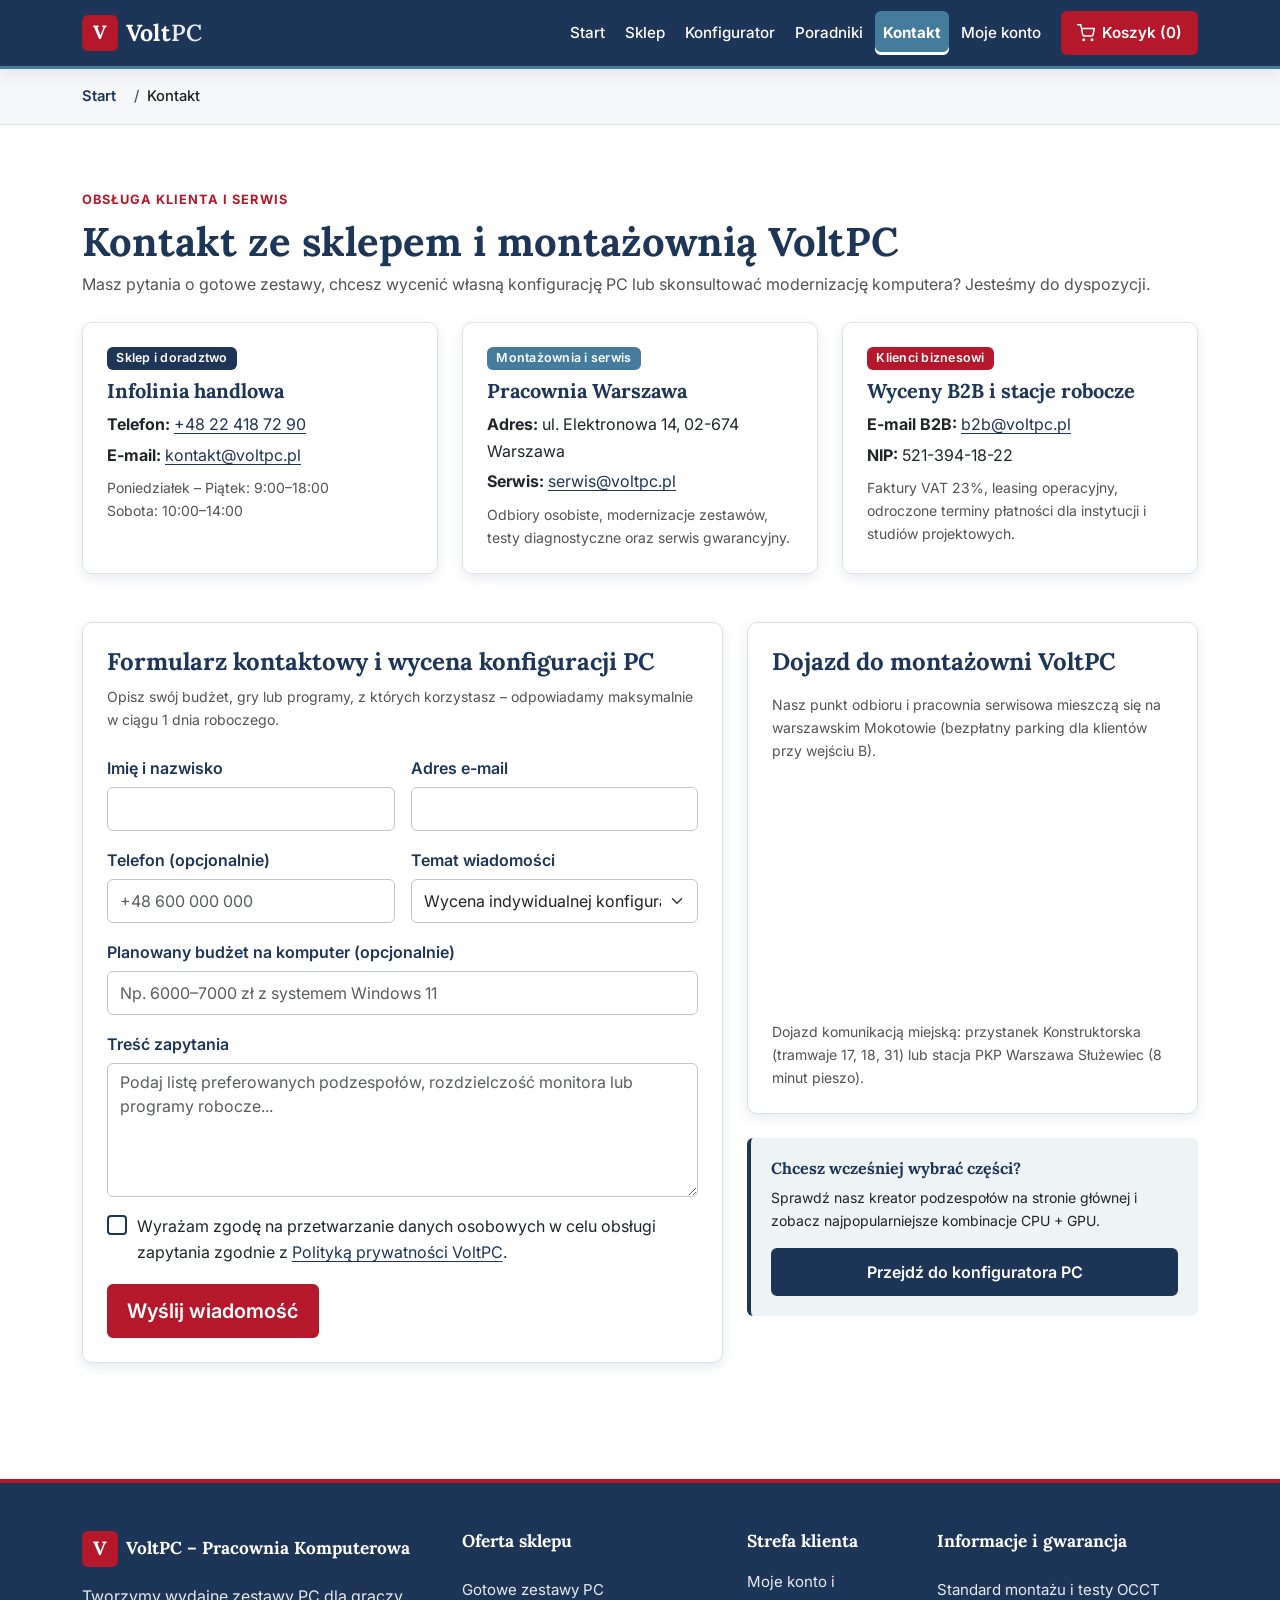
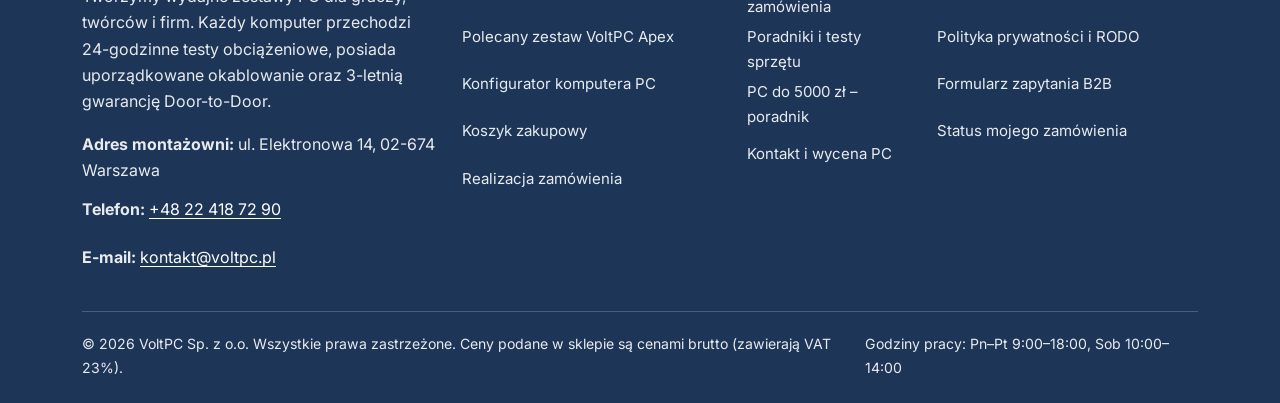
<file: kontakt.html>
<!DOCTYPE html>
<html lang="pl">
<head>
  <meta charset="utf-8">
  <meta name="viewport" content="width=device-width, initial-scale=1">
  <title>Kontakt – Salon, montażownia i wycena zestawu PC | VoltPC</title>
  <meta name="description" content="Skontaktuj się ze sklepem i pracownią montażową VoltPC w Warszawie. Zamów indywidualną wycenę komputera PC, sprawdź godziny otwarcia i mapę dojazdu.">
  <meta property="og:type" content="website">
  <meta property="og:locale" content="pl_PL">
  <meta property="og:site_name" content="VoltPC">
  <meta property="og:title" content="Kontakt ze sklepem i montażownią | VoltPC">
  <meta property="og:description" content="Dane kontaktowe, formularz wyceny indywidualnej konfiguracji PC oraz lokalizacja naszej pracowni w Warszawie.">
  <meta property="og:image" content="https://images.unsplash.com/photo-1587831990711-23ca6441447b?auto=format&amp;fit=crop&amp;w=1200&amp;q=80">
  <meta property="og:url" content="https://voltpc.pl/kontakt.html">
  <link rel="preconnect" href="https://fonts.googleapis.com">
  <link rel="preconnect" href="https://fonts.gstatic.com" crossorigin>
  <link href="https://cdn.jsdelivr.net/npm/bootstrap@5.3.3/dist/css/bootstrap.min.css" rel="stylesheet" integrity="sha384-QWTKZyjpPEjISv5WaRU9OFeRpok6YctnYmDr5pNlyT2bRjXh0JMhjY6hW+ALEwIH" crossorigin="anonymous">
  <link rel="stylesheet" href="style.css">
  <script type="application/ld+json">
  {
    "@context": "https://schema.org",
    "@type": "ComputerStore",
    "name": "VoltPC – Salon i Pracownia Montażowa",
    "url": "https://voltpc.pl/kontakt.html",
    "image": "https://images.unsplash.com/photo-1587831990711-23ca6441447b?auto=format&fit=crop&w=1200&q=80",
    "description": "Kontakt ze sklepem komputerowym i serwisem VoltPC w Warszawie. Indywidualne wyceny zestawów PC dla graczy i firm.",
    "telephone": "+48 22 418 72 90",
    "email": "kontakt@voltpc.pl",
    "address": {
      "@type": "PostalAddress",
      "streetAddress": "ul. Elektronowa 14",
      "addressLocality": "Warszawa",
      "postalCode": "02-674",
      "addressCountry": "PL"
    },
    "openingHoursSpecification": [
      {
        "@type": "OpeningHoursSpecification",
        "dayOfWeek": ["Monday", "Tuesday", "Wednesday", "Thursday", "Friday"],
        "opens": "09:00",
        "closes": "18:00"
      },
      {
        "@type": "OpeningHoursSpecification",
        "dayOfWeek": "Saturday",
        "opens": "10:00",
        "closes": "14:00"
      }
    ]
  }
  </script>
</head>
<body>
  <header class="site-header sticky-top">
    <a class="skip-link" href="#tresc-glowna">Przejdź do treści głównej</a>
    <nav class="navbar navbar-expand-lg site-navbar" data-bs-theme="dark" aria-label="Nawigacja główna">
      <div class="container">
        <a class="navbar-brand d-inline-flex align-items-center gap-2" href="index.html">
          <span class="brand-mark" aria-hidden="true">V</span>
          <span>Volt<span class="brand-accent">PC</span></span>
        </a>
        <button class="navbar-toggler" type="button" data-bs-toggle="collapse" data-bs-target="#glowneMenu" aria-controls="glowneMenu" aria-expanded="false" aria-label="Otwórz lub zamknij menu nawigacji">
          <span class="navbar-toggler-icon"></span>
        </button>
        <div class="collapse navbar-collapse" id="glowneMenu">
          <ul class="navbar-nav ms-auto align-items-lg-center gap-lg-1">
            <li class="nav-item">
              <a class="nav-link" href="index.html">Start</a>
            </li>
            <li class="nav-item">
              <a class="nav-link" href="sklep.html">Sklep</a>
            </li>
            <li class="nav-item">
              <a class="nav-link" href="index.html#konfigurator">Konfigurator</a>
            </li>
            <li class="nav-item">
              <a class="nav-link" href="blog.html">Poradniki</a>
            </li>
            <li class="nav-item">
              <a class="nav-link active" aria-current="page" href="kontakt.html">Kontakt</a>
            </li>
            <li class="nav-item">
              <a class="nav-link" href="konto.html">Moje konto</a>
            </li>
            <li class="nav-item ms-lg-2">
              <a class="nav-link nav-cart-link" href="koszyk.html">
                <svg width="18" height="18" viewBox="0 0 24 24" fill="none" stroke="currentColor" stroke-width="2" stroke-linecap="round" stroke-linejoin="round" aria-hidden="true"><circle cx="9" cy="21" r="1"></circle><circle cx="20" cy="21" r="1"></circle><path d="M1 1h4l2.68 13.39a2 2 0 0 0 2 1.61h9.72a2 2 0 0 0 2-1.61L23 6H6"></path></svg>
                <span>Koszyk (<span class="js-cart-count">0</span>)</span>
              </a>
            </li>
          </ul>
        </div>
      </div>
    </nav>
  </header>

  <main id="tresc-glowna">
    <div class="breadcrumb-bar">
      <div class="container">
        <nav aria-label="Ścieżka okruszków">
          <ol class="breadcrumb">
            <li class="breadcrumb-item"><a href="index.html">Start</a></li>
            <li class="breadcrumb-item active" aria-current="page">Kontakt</li>
          </ol>
        </nav>
      </div>
    </div>

    <section class="section-padding">
      <div class="container">
        <div class="mb-4">
          <span class="section-eyebrow">Obsługa klienta i serwis</span>
          <h1 class="mb-1">Kontakt ze sklepem i montażownią VoltPC</h1>
          <p class="text-muted-brand mb-0">Masz pytania o gotowe zestawy, chcesz wycenić własną konfigurację PC lub skonsultować modernizację komputera? Jesteśmy do dyspozycji.</p>
        </div>

        <!-- Karty z danymi kontaktowymi -->
        <div class="row g-4 mb-5">
          <div class="col-12 col-md-4">
            <div class="card p-4 h-100">
              <span class="badge badge-brand align-self-start mb-2">Sklep i doradztwo</span>
              <h2 class="h5 mb-2">Infolinia handlowa</h2>
              <p class="mb-1"><strong>Telefon:</strong> <a href="tel:+48224187290">+48 22 418 72 90</a></p>
              <p class="mb-2"><strong>E-mail:</strong> <a href="mailto:kontakt@voltpc.pl">kontakt@voltpc.pl</a></p>
              <p class="small text-muted-brand mb-0">Poniedziałek – Piątek: 9:00–18:00<br>Sobota: 10:00–14:00</p>
            </div>
          </div>
          <div class="col-12 col-md-4">
            <div class="card p-4 h-100">
              <span class="badge badge-secondary-brand align-self-start mb-2">Montażownia i serwis</span>
              <h2 class="h5 mb-2">Pracownia Warszawa</h2>
              <p class="mb-1"><strong>Adres:</strong> ul. Elektronowa 14, 02-674 Warszawa</p>
              <p class="mb-2"><strong>Serwis:</strong> <a href="mailto:serwis@voltpc.pl">serwis@voltpc.pl</a></p>
              <p class="small text-muted-brand mb-0">Odbiory osobiste, modernizacje zestawów, testy diagnostyczne oraz serwis gwarancyjny.</p>
            </div>
          </div>
          <div class="col-12 col-md-4">
            <div class="card p-4 h-100">
              <span class="badge badge-cta align-self-start mb-2">Klienci biznesowi</span>
              <h2 class="h5 mb-2">Wyceny B2B i stacje robocze</h2>
              <p class="mb-1"><strong>E-mail B2B:</strong> <a href="mailto:b2b@voltpc.pl">b2b@voltpc.pl</a></p>
              <p class="mb-2"><strong>NIP:</strong> 521-394-18-22</p>
              <p class="small text-muted-brand mb-0">Faktury VAT 23%, leasing operacyjny, odroczone terminy płatności dla instytucji i studiów projektowych.</p>
            </div>
          </div>
        </div>

        <!-- Formularz kontaktowy i mapa -->
        <div class="row g-4 align-items-start">
          <div class="col-12 col-lg-7" id="formularz-kontaktowy">
            <div class="card p-4">
              <h2 class="h4 mb-2">Formularz kontaktowy i wycena konfiguracji PC</h2>
              <p class="small text-muted-brand mb-4">Opisz swój budżet, gry lub programy, z których korzystasz – odpowiadamy maksymalnie w ciągu 1 dnia roboczego.</p>
              <form id="formularz-kontaktowy-form" action="kontakt.html#formularz-kontaktowy" method="get">
                <div class="row g-3">
                  <div class="col-12 col-md-6">
                    <label for="kontakt-imie" class="form-label">Imię i nazwisko</label>
                    <input type="text" id="kontakt-imie" name="imie_nazwisko" class="form-control" autocomplete="name" required>
                  </div>
                  <div class="col-12 col-md-6">
                    <label for="kontakt-email" class="form-label">Adres e-mail</label>
                    <input type="email" id="kontakt-email" name="email" class="form-control" autocomplete="email" required>
                  </div>
                  <div class="col-12 col-md-6">
                    <label for="kontakt-telefon" class="form-label">Telefon (opcjonalnie)</label>
                    <input type="tel" id="kontakt-telefon" name="telefon" class="form-control" autocomplete="tel" placeholder="+48 600 000 000">
                  </div>
                  <div class="col-12 col-md-6">
                    <label for="kontakt-temat" class="form-label">Temat wiadomości</label>
                    <select id="kontakt-temat" name="temat" class="form-select">
                      <option value="wycena" selected>Wycena indywidualnej konfiguracji PC</option>
                      <option value="zamowienie">Pytanie o status zamówienia</option>
                      <option value="serwis">Serwis, gwarancja i modernizacja</option>
                      <option value="b2b">Oferta dla firmy (B2B / leasing)</option>
                    </select>
                  </div>
                  <div class="col-12">
                    <label for="kontakt-budzet" class="form-label">Planowany budżet na komputer (opcjonalnie)</label>
                    <input type="text" id="kontakt-budzet" name="budzet" class="form-control" placeholder="Np. 6000–7000 zł z systemem Windows 11">
                  </div>
                  <div class="col-12">
                    <label for="kontakt-wiadomosc" class="form-label">Treść zapytania</label>
                    <textarea id="kontakt-wiadomosc" name="wiadomosc" class="form-control" rows="5" placeholder="Podaj listę preferowanych podzespołów, rozdzielczość monitora lub programy robocze..." required></textarea>
                  </div>
                  <div class="col-12">
                    <div class="form-check">
                      <input class="form-check-input" type="checkbox" id="kontakt-rodo" name="rodo" required>
                      <label class="form-check-label" for="kontakt-rodo">
                        Wyrażam zgodę na przetwarzanie danych osobowych w celu obsługi zapytania zgodnie z <a href="polityka-prywatnosci.html">Polityką prywatności VoltPC</a>.
                      </label>
                    </div>
                  </div>
                  <div class="col-12">
                    <button type="submit" class="btn btn-cta btn-lg">Wyślij wiadomość</button>
                  </div>
                </div>
              </form>
              <div id="komunikat-kontakt" class="status-banner d-none mt-3" role="status" aria-live="polite"></div>
            </div>
          </div>

          <div class="col-12 col-lg-5">
            <div class="card p-4 mb-4">
              <h2 class="h4 mb-3">Dojazd do montażowni VoltPC</h2>
              <p class="small text-muted-brand mb-3">Nasz punkt odbioru i pracownia serwisowa mieszczą się na warszawskim Mokotowie (bezpłatny parking dla klientów przy wejściu B).</p>
              <div class="ratio ratio-16x9">
                <iframe class="map-frame" src="https://maps.google.com/maps?q=ul.%20Elektronowa%2014%2C%20Warszawa&amp;t=&amp;z=15&amp;ie=UTF8&amp;iwloc=&amp;output=embed" title="Mapa Google z dojazdem do salonu i montażowni VoltPC przy ul. Elektronowej 14 w Warszawie" loading="lazy" referrerpolicy="no-referrer-when-downgrade"></iframe>
              </div>
              <p class="small text-muted-brand mt-3 mb-0">Dojazd komunikacją miejską: przystanek Konstruktorska (tramwaje 17, 18, 31) lub stacja PKP Warszawa Służewiec (8 minut pieszo).</p>
            </div>

            <div class="callout-box">
              <h2 class="h6 mb-2">Chcesz wcześniej wybrać części?</h2>
              <p class="small mb-3">Sprawdź nasz kreator podzespołów na stronie głównej i zobacz najpopularniejsze kombinacje CPU + GPU.</p>
              <a href="index.html#konfigurator" class="btn btn-primary-brand w-100">Przejdź do konfiguratora PC</a>
            </div>
          </div>
        </div>
      </div>
    </section>
  </main>

  <footer class="site-footer">
    <div class="container">
      <div class="row g-4">
        <div class="col-12 col-md-6 col-lg-4">
          <p class="footer-heading d-flex align-items-center gap-2">
            <span class="brand-mark" aria-hidden="true">V</span>
            <span>VoltPC – Pracownia Komputerowa</span>
          </p>
          <p class="mb-3">Tworzymy wydajne zestawy PC dla graczy, twórców i firm. Każdy komputer przechodzi 24-godzinne testy obciążeniowe, posiada uporządkowane okablowanie oraz 3-letnią gwarancję Door-to-Door.</p>
          <p class="mb-1"><strong>Adres montażowni:</strong> ul. Elektronowa 14, 02-674 Warszawa</p>
          <p class="mb-1"><strong>Telefon:</strong> <a class="footer-contact-link" href="tel:+48224187290">+48 22 418 72 90</a></p>
          <p class="mb-0"><strong>E-mail:</strong> <a class="footer-contact-link" href="mailto:kontakt@voltpc.pl">kontakt@voltpc.pl</a></p>
        </div>
        <div class="col-12 col-sm-6 col-lg-3">
          <h2 class="footer-heading">Oferta sklepu</h2>
          <ul class="footer-links">
            <li><a href="sklep.html">Gotowe zestawy PC</a></li>
            <li><a href="produkt.html">Polecany zestaw VoltPC Apex</a></li>
            <li><a href="index.html#konfigurator">Konfigurator komputera PC</a></li>
            <li><a href="koszyk.html">Koszyk zakupowy</a></li>
            <li><a href="zamowienie.html">Realizacja zamówienia</a></li>
          </ul>
        </div>
        <div class="col-12 col-sm-6 col-lg-2">
          <h2 class="footer-heading">Strefa klienta</h2>
          <ul class="footer-links">
            <li><a href="konto.html">Moje konto i zamówienia</a></li>
            <li><a href="blog.html">Poradniki i testy sprzętu</a></li>
            <li><a href="single.html">PC do 5000 zł – poradnik</a></li>
            <li><a href="kontakt.html">Kontakt i wycena PC</a></li>
          </ul>
        </div>
        <div class="col-12 col-md-6 col-lg-3">
          <h2 class="footer-heading">Informacje i gwarancja</h2>
          <ul class="footer-links">
            <li><a href="index.html#dlaczego-my">Standard montażu i testy OCCT</a></li>
            <li><a href="polityka-prywatnosci.html">Polityka prywatności i RODO</a></li>
            <li><a href="kontakt.html#formularz-kontaktowy">Formularz zapytania B2B</a></li>
            <li><a href="konto.html#ostatnie-zamowienia">Status mojego zamówienia</a></li>
          </ul>
        </div>
      </div>
      <div class="footer-bottom d-flex flex-column flex-md-row justify-content-between align-items-md-center gap-2">
        <p class="mb-0">&copy; 2026 VoltPC Sp. z o.o. Wszystkie prawa zastrzeżone. Ceny podane w sklepie są cenami brutto (zawierają VAT 23%).</p>
        <p class="mb-0">Godziny pracy: Pn–Pt 9:00–18:00, Sob 10:00–14:00</p>
      </div>
    </div>
  </footer>

  <script src="https://cdn.jsdelivr.net/npm/bootstrap@5.3.3/dist/js/bootstrap.bundle.min.js" integrity="sha384-YvpcrYf0tY3lHB60NNkmXc5s9fDVZLESaAA55NDzOxhy9GkcIdslK1eN7N6jIeHz" crossorigin="anonymous"></script>
  <script src="script.js" defer></script>
</body>
</html>
</file>
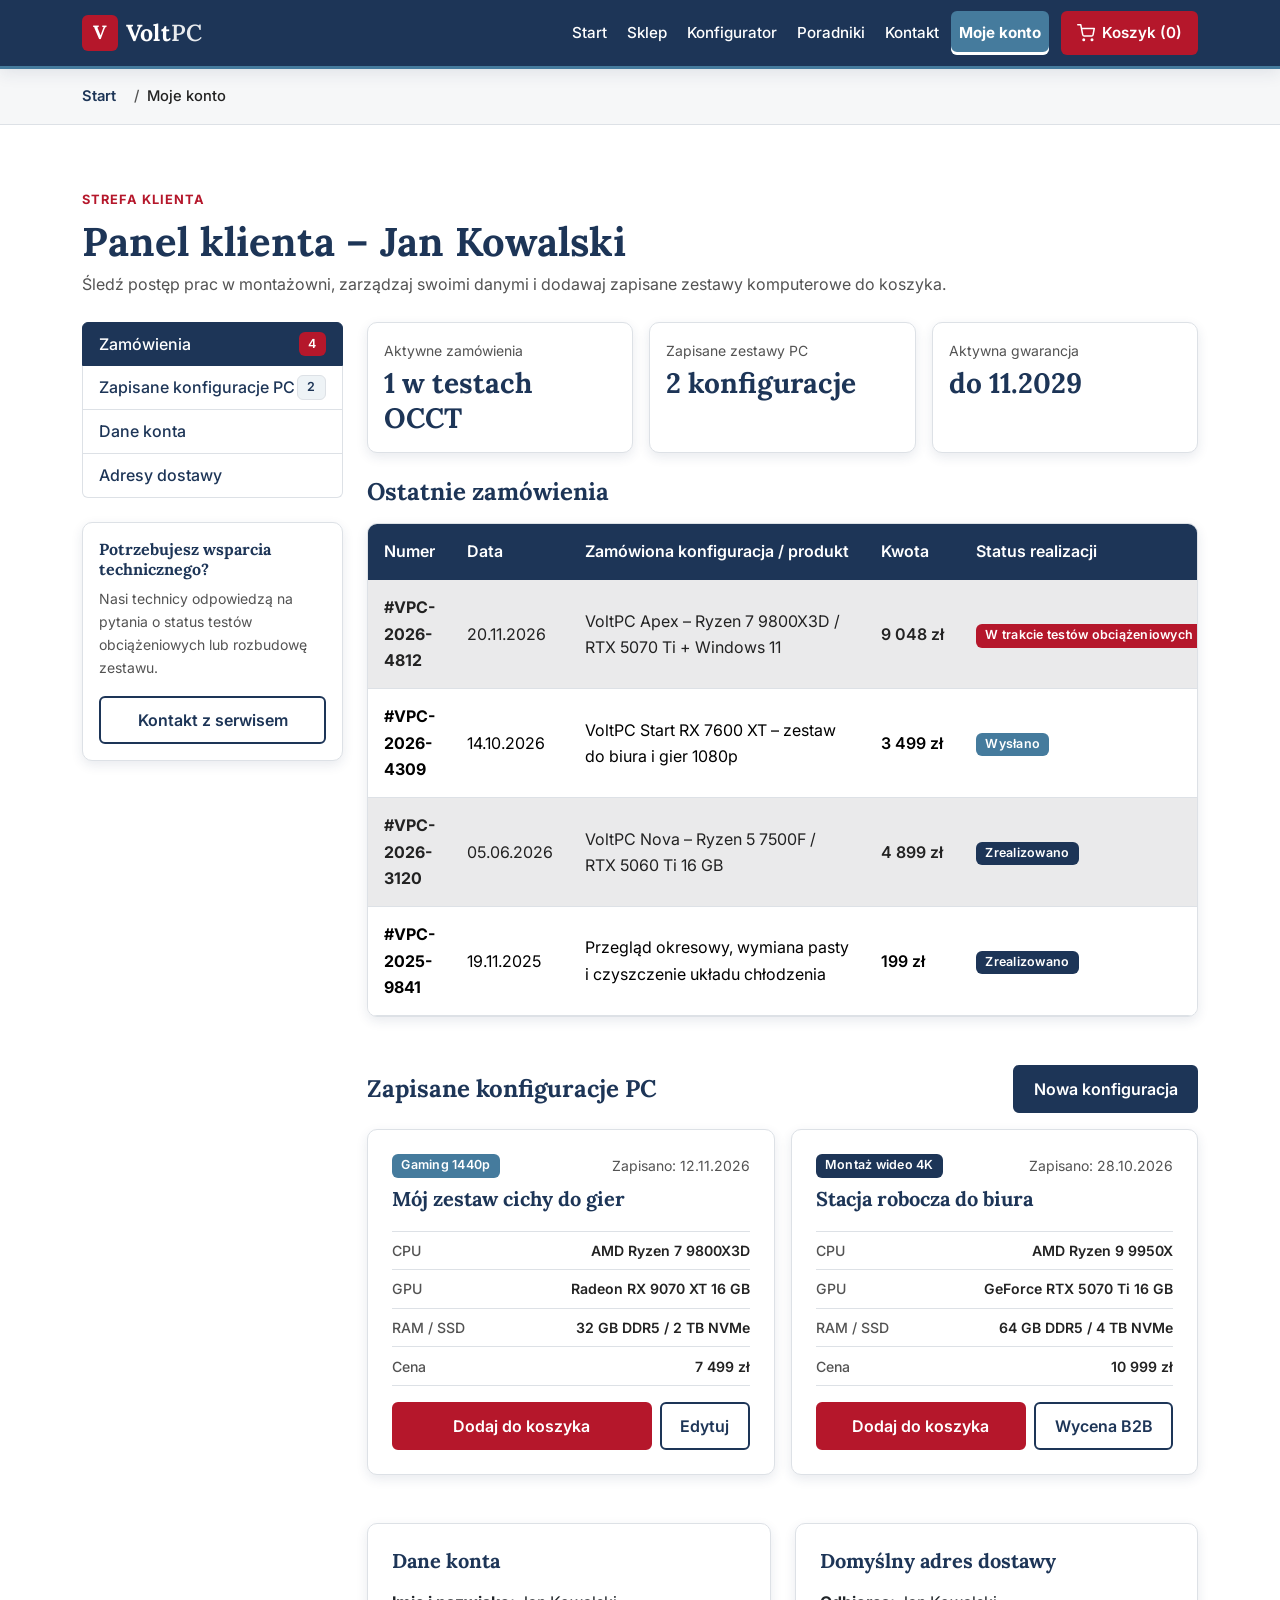
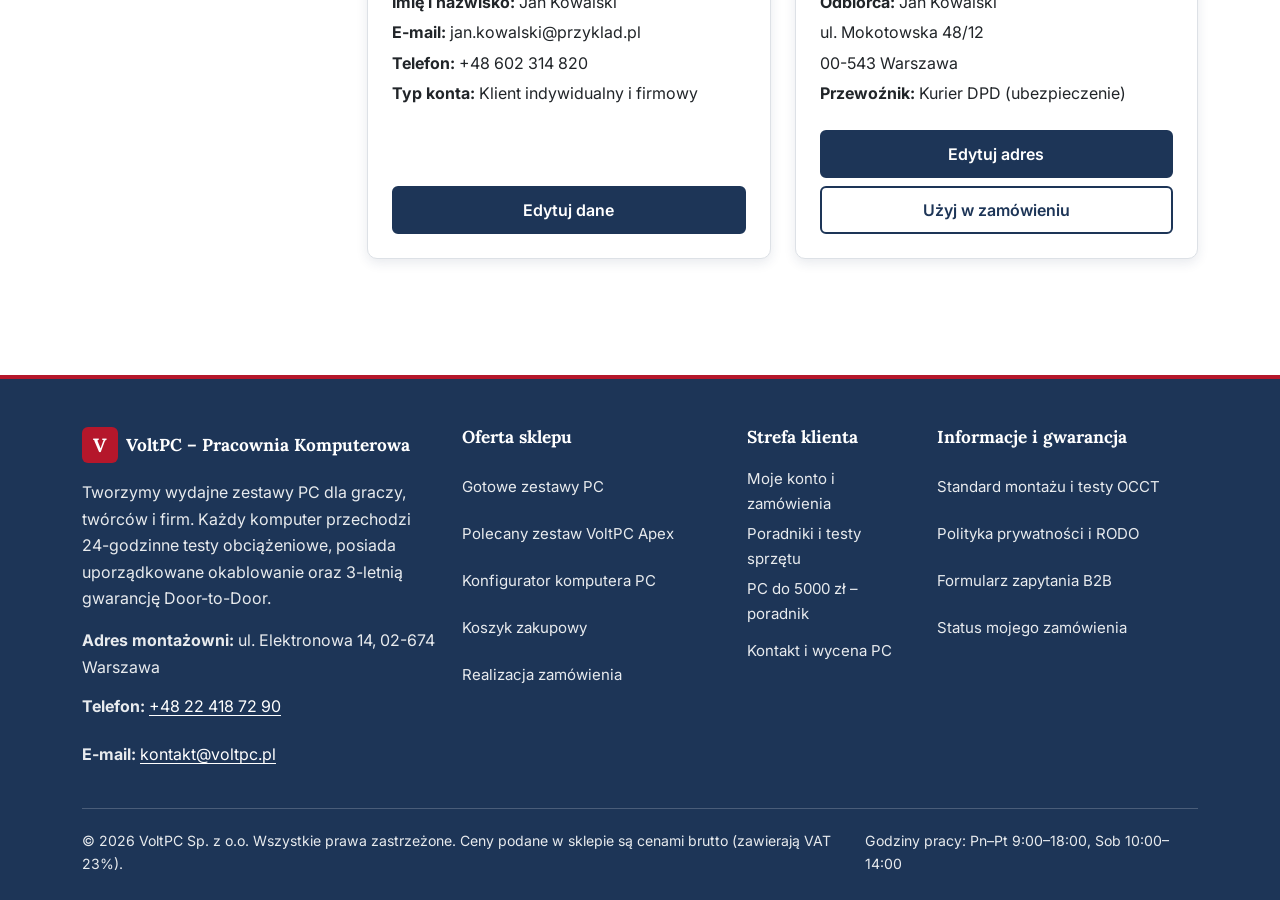
<file: konto.html>
<!DOCTYPE html>
<html lang="pl">
<head>
  <meta charset="utf-8">
  <meta name="viewport" content="width=device-width, initial-scale=1">
  <title>Moje konto – Zamówienia i zapisane konfiguracje PC | VoltPC</title>
  <meta name="description" content="Panel klienta VoltPC: śledź status montażu i testów obciążeniowych swoich zamówień, edytuj dane osobowe oraz adres dostawy i przeglądaj zapisane zestawy PC.">
  <meta property="og:type" content="website">
  <meta property="og:locale" content="pl_PL">
  <meta property="og:site_name" content="VoltPC">
  <meta property="og:title" content="Panel klienta | VoltPC">
  <meta property="og:description" content="Zarządzaj swoimi zamówieniami zestawów PC, zapisanymi konfiguracjami oraz danymi dostawy w sklepie VoltPC.">
  <meta property="og:image" content="https://images.unsplash.com/photo-1587831990711-23ca6441447b?auto=format&amp;fit=crop&amp;w=1200&amp;q=80">
  <meta property="og:url" content="https://voltpc.pl/konto.html">
  <link rel="preconnect" href="https://fonts.googleapis.com">
  <link rel="preconnect" href="https://fonts.gstatic.com" crossorigin>
  <link href="https://cdn.jsdelivr.net/npm/bootstrap@5.3.3/dist/css/bootstrap.min.css" rel="stylesheet" integrity="sha384-QWTKZyjpPEjISv5WaRU9OFeRpok6YctnYmDr5pNlyT2bRjXh0JMhjY6hW+ALEwIH" crossorigin="anonymous">
  <link rel="stylesheet" href="style.css">
  <script type="application/ld+json">
  {
    "@context": "https://schema.org",
    "@type": "ComputerStore",
    "name": "VoltPC – Panel klienta",
    "url": "https://voltpc.pl/konto.html",
    "image": "https://images.unsplash.com/photo-1587831990711-23ca6441447b?auto=format&fit=crop&w=1200&q=80",
    "description": "Strefa klienta sklepu komputerowego VoltPC z podglądem statusu zamówień, zapisanych zestawów PC oraz edycją danych i adresu.",
    "telephone": "+48 22 418 72 90",
    "email": "kontakt@voltpc.pl",
    "address": {
      "@type": "PostalAddress",
      "streetAddress": "ul. Elektronowa 14",
      "addressLocality": "Warszawa",
      "postalCode": "02-674",
      "addressCountry": "PL"
    }
  }
  </script>
</head>
<body>
  <header class="site-header sticky-top">
    <a class="skip-link" href="#tresc-glowna">Przejdź do treści głównej</a>
    <nav class="navbar navbar-expand-lg site-navbar" data-bs-theme="dark" aria-label="Nawigacja główna">
      <div class="container">
        <a class="navbar-brand d-inline-flex align-items-center gap-2" href="index.html">
          <span class="brand-mark" aria-hidden="true">V</span>
          <span>Volt<span class="brand-accent">PC</span></span>
        </a>
        <button class="navbar-toggler" type="button" data-bs-toggle="collapse" data-bs-target="#glowneMenu" aria-controls="glowneMenu" aria-expanded="false" aria-label="Otwórz lub zamknij menu nawigacji">
          <span class="navbar-toggler-icon"></span>
        </button>
        <div class="collapse navbar-collapse" id="glowneMenu">
          <ul class="navbar-nav ms-auto align-items-lg-center gap-lg-1">
            <li class="nav-item">
              <a class="nav-link" href="index.html">Start</a>
            </li>
            <li class="nav-item">
              <a class="nav-link" href="sklep.html">Sklep</a>
            </li>
            <li class="nav-item">
              <a class="nav-link" href="index.html#konfigurator">Konfigurator</a>
            </li>
            <li class="nav-item">
              <a class="nav-link" href="blog.html">Poradniki</a>
            </li>
            <li class="nav-item">
              <a class="nav-link" href="kontakt.html">Kontakt</a>
            </li>
            <li class="nav-item">
              <a class="nav-link active" aria-current="page" href="konto.html">Moje konto</a>
            </li>
            <li class="nav-item ms-lg-2">
              <a class="nav-link nav-cart-link" href="koszyk.html">
                <svg width="18" height="18" viewBox="0 0 24 24" fill="none" stroke="currentColor" stroke-width="2" stroke-linecap="round" stroke-linejoin="round" aria-hidden="true"><circle cx="9" cy="21" r="1"></circle><circle cx="20" cy="21" r="1"></circle><path d="M1 1h4l2.68 13.39a2 2 0 0 0 2 1.61h9.72a2 2 0 0 0 2-1.61L23 6H6"></path></svg>
                <span>Koszyk (<span class="js-cart-count">0</span>)</span>
              </a>
            </li>
          </ul>
        </div>
      </div>
    </nav>
  </header>

  <main id="tresc-glowna">
    <div class="breadcrumb-bar">
      <div class="container">
        <nav aria-label="Ścieżka okruszków">
          <ol class="breadcrumb">
            <li class="breadcrumb-item"><a href="index.html">Start</a></li>
            <li class="breadcrumb-item active" aria-current="page">Moje konto</li>
          </ol>
        </nav>
      </div>
    </div>

    <section class="section-padding">
      <div class="container">
        <div class="mb-4">
          <span class="section-eyebrow">Strefa klienta</span>
          <h1 class="mb-1" id="konto-naglowek">Panel klienta – Jan Kowalski</h1>
          <p class="text-muted-brand mb-0">Śledź postęp prac w montażowni, zarządzaj swoimi danymi i dodawaj zapisane zestawy komputerowe do koszyka.</p>
        </div>

        <div class="row g-4 align-items-start">
          <!-- Boczne menu konta -->
          <aside class="col-12 col-lg-3" aria-label="Menu panelu klienta">
            <div class="list-group mb-4" id="menu-konta">
              <a href="#ostatnie-zamowienia" class="list-group-item list-group-item-action active js-account-nav" aria-current="true">
                <span>Zamówienia</span>
                <span class="badge badge-cta">4</span>
              </a>
              <a href="#zapisane-konfiguracje" class="list-group-item list-group-item-action js-account-nav">
                <span>Zapisane konfiguracje PC</span>
                <span class="badge badge-soft">2</span>
              </a>
              <a href="#dane-konta" class="list-group-item list-group-item-action js-account-nav">
                <span>Dane konta</span>
              </a>
              <a href="#adresy-dostawy" class="list-group-item list-group-item-action js-account-nav">
                <span>Adresy dostawy</span>
              </a>
            </div>

            <div class="card p-3">
              <h2 class="h6 mb-2">Potrzebujesz wsparcia technicznego?</h2>
              <p class="small text-muted-brand mb-3">Nasi technicy odpowiedzą na pytania o status testów obciążeniowych lub rozbudowę zestawu.</p>
              <a href="kontakt.html#formularz-kontaktowy" class="btn btn-outline-brand w-100">Kontakt z serwisem</a>
            </div>
          </aside>

          <!-- Główna zawartość panelu klienta -->
          <div class="col-12 col-lg-9">
            <!-- Szybkie podsumowanie -->
            <div class="row g-3 mb-4">
              <div class="col-12 col-sm-4">
                <div class="card p-3 h-100">
                  <p class="small text-muted-brand mb-1">Aktywne zamówienia</p>
                  <p class="h3 mb-0">1 w testach OCCT</p>
                </div>
              </div>
              <div class="col-12 col-sm-4">
                <div class="card p-3 h-100">
                  <p class="small text-muted-brand mb-1">Zapisane zestawy PC</p>
                  <p class="h3 mb-0">2 konfiguracje</p>
                </div>
              </div>
              <div class="col-12 col-sm-4">
                <div class="card p-3 h-100">
                  <p class="small text-muted-brand mb-1">Aktywna gwarancja</p>
                  <p class="h3 mb-0">do 11.2029</p>
                </div>
              </div>
            </div>

            <!-- Tabela ostatnich zamówień -->
            <section id="ostatnie-zamowienia" class="mb-5">
              <h2 class="h4 mb-3">Ostatnie zamówienia</h2>
              <div class="card overflow-hidden">
                <div class="table-responsive">
                  <table class="table table-brand table-striped">
                    <thead>
                      <tr>
                        <th scope="col">Numer</th>
                        <th scope="col">Data</th>
                        <th scope="col">Zamówiona konfiguracja / produkt</th>
                        <th scope="col">Kwota</th>
                        <th scope="col">Status realizacji</th>
                        <th scope="col">Szczegóły</th>
                      </tr>
                    </thead>
                    <tbody>
                      <tr>
                        <th scope="row">#VPC-2026-4812</th>
                        <td>20.11.2026</td>
                        <td>VoltPC Apex – Ryzen 7 9800X3D / RTX 5070 Ti + Windows 11</td>
                        <td class="text-nowrap fw-semibold">9 048 zł</td>
                        <td><span class="badge badge-cta">W trakcie testów obciążeniowych</span></td>
                        <td><a href="produkt.html" class="btn btn-outline-brand">Podgląd</a></td>
                      </tr>
                      <tr>
                        <th scope="row">#VPC-2026-4309</th>
                        <td>14.10.2026</td>
                        <td>VoltPC Start RX 7600 XT – zestaw do biura i gier 1080p</td>
                        <td class="text-nowrap fw-semibold">3 499 zł</td>
                        <td><span class="badge badge-secondary-brand">Wysłano</span></td>
                        <td><a href="sklep.html" class="btn btn-outline-brand">Sklep</a></td>
                      </tr>
                      <tr>
                        <th scope="row">#VPC-2026-3120</th>
                        <td>05.06.2026</td>
                        <td>VoltPC Nova – Ryzen 5 7500F / RTX 5060 Ti 16 GB</td>
                        <td class="text-nowrap fw-semibold">4 899 zł</td>
                        <td><span class="badge badge-brand">Zrealizowano</span></td>
                        <td><a href="produkt.html" class="btn btn-outline-brand">Podgląd</a></td>
                      </tr>
                      <tr>
                        <th scope="row">#VPC-2025-9841</th>
                        <td>19.11.2025</td>
                        <td>Przegląd okresowy, wymiana pasty i czyszczenie układu chłodzenia</td>
                        <td class="text-nowrap fw-semibold">199 zł</td>
                        <td><span class="badge badge-brand">Zrealizowano</span></td>
                        <td><a href="kontakt.html" class="btn btn-outline-brand">Serwis</a></td>
                      </tr>
                    </tbody>
                  </table>
                </div>
              </div>
            </section>

            <!-- Zapisane konfiguracje PC -->
            <section id="zapisane-konfiguracje" class="mb-5">
              <div class="d-flex flex-wrap justify-content-between align-items-center gap-2 mb-3">
                <h2 class="h4 mb-0">Zapisane konfiguracje PC</h2>
                <a href="index.html#konfigurator" class="btn btn-primary-brand">Nowa konfiguracja</a>
              </div>
              <div class="row g-3">
                <div class="col-12 col-md-6">
                  <article class="card p-4 h-100 d-flex flex-column">
                    <div class="d-flex justify-content-between align-items-center mb-2">
                      <span class="badge badge-secondary-brand">Gaming 1440p</span>
                      <span class="small text-muted-brand">Zapisano: 12.11.2026</span>
                    </div>
                    <h3 class="h5">Mój zestaw cichy do gier</h3>
                    <ul class="spec-list mb-3">
                      <li><span class="spec-key">CPU</span><span class="spec-val">AMD Ryzen 7 9800X3D</span></li>
                      <li><span class="spec-key">GPU</span><span class="spec-val">Radeon RX 9070 XT 16 GB</span></li>
                      <li><span class="spec-key">RAM / SSD</span><span class="spec-val">32 GB DDR5 / 2 TB NVMe</span></li>
                      <li><span class="spec-key">Cena</span><span class="spec-val">7 499 zł</span></li>
                    </ul>
                    <div class="d-flex flex-wrap gap-2 mt-auto">
                      <a href="koszyk.html" class="btn btn-cta flex-grow-1 js-add-cart" data-redirect="true" data-id="zapisana-cichy-gaming" data-name="Mój zestaw cichy do gier (zapisana konfiguracja)" data-variant="AMD Ryzen 7 9800X3D • Radeon RX 9070 XT 16 GB • 32 GB DDR5 • 2 TB NVMe" data-price="7499" data-image="https://images.unsplash.com/photo-1658673609646-9c7ba9514b89?auto=format&amp;fit=crop&amp;w=240&amp;q=80" data-url="konto.html#zapisane-konfiguracje">Dodaj do koszyka</a>
                      <a href="index.html#konfigurator" class="btn btn-outline-brand">Edytuj</a>
                    </div>
                  </article>
                </div>
                <div class="col-12 col-md-6">
                  <article class="card p-4 h-100 d-flex flex-column">
                    <div class="d-flex justify-content-between align-items-center mb-2">
                      <span class="badge badge-brand">Montaż wideo 4K</span>
                      <span class="small text-muted-brand">Zapisano: 28.10.2026</span>
                    </div>
                    <h3 class="h5">Stacja robocza do biura</h3>
                    <ul class="spec-list mb-3">
                      <li><span class="spec-key">CPU</span><span class="spec-val">AMD Ryzen 9 9950X</span></li>
                      <li><span class="spec-key">GPU</span><span class="spec-val">GeForce RTX 5070 Ti 16 GB</span></li>
                      <li><span class="spec-key">RAM / SSD</span><span class="spec-val">64 GB DDR5 / 4 TB NVMe</span></li>
                      <li><span class="spec-key">Cena</span><span class="spec-val">10 999 zł</span></li>
                    </ul>
                    <div class="d-flex flex-wrap gap-2 mt-auto">
                      <a href="koszyk.html" class="btn btn-cta flex-grow-1 js-add-cart" data-redirect="true" data-id="zapisana-stacja-biuro" data-name="Stacja robocza do biura (zapisana konfiguracja)" data-variant="AMD Ryzen 9 9950X • GeForce RTX 5070 Ti 16 GB • 64 GB DDR5 • 4 TB NVMe" data-price="10999" data-image="https://images.unsplash.com/photo-1587831990711-23ca6441447b?auto=format&amp;fit=crop&amp;w=240&amp;q=80" data-url="konto.html#zapisane-konfiguracje">Dodaj do koszyka</a>
                      <a href="kontakt.html#formularz-kontaktowy" class="btn btn-outline-brand">Wycena B2B</a>
                    </div>
                  </article>
                </div>
              </div>
            </section>

            <!-- Dane konta i adresy z pełną edycją (localStorage) -->
            <div class="row g-4">
              <div class="col-12 col-md-6" id="dane-konta">
                <div class="card p-4 h-100 d-flex flex-column">
                  <h2 class="h5 mb-3">Dane konta</h2>
                  <div id="komunikat-danych" class="status-banner d-none mb-3 small" role="status" aria-live="polite"></div>

                  <div id="dane-konta-widok" class="d-flex flex-column flex-grow-1">
                    <p class="mb-1"><strong>Imię i nazwisko:</strong> <span id="konto-imie-tekst">Jan Kowalski</span></p>
                    <p class="mb-1"><strong>E-mail:</strong> <span id="konto-email-tekst">jan.kowalski@przyklad.pl</span></p>
                    <p class="mb-1"><strong>Telefon:</strong> <span id="konto-telefon-tekst">+48 602 314 820</span></p>
                    <p class="mb-4"><strong>Typ konta:</strong> <span id="konto-typ-tekst">Klient indywidualny i firmowy</span></p>
                    <div class="mt-auto">
                      <button type="button" id="btn-edytuj-dane" class="btn btn-primary-brand w-100">Edytuj dane</button>
                    </div>
                  </div>

                  <form id="formularz-danych" class="d-none" action="konto.html#dane-konta" method="get">
                    <div class="mb-3">
                      <label for="edytuj-imie" class="form-label">Imię i nazwisko</label>
                      <input type="text" id="edytuj-imie" name="imie_nazwisko" class="form-control" value="Jan Kowalski" required>
                    </div>
                    <div class="mb-3">
                      <label for="edytuj-email" class="form-label">Adres e-mail</label>
                      <input type="email" id="edytuj-email" name="email" class="form-control" value="jan.kowalski@przyklad.pl" required>
                    </div>
                    <div class="mb-3">
                      <label for="edytuj-telefon" class="form-label">Telefon</label>
                      <input type="tel" id="edytuj-telefon" name="telefon" class="form-control" value="+48 602 314 820" required>
                    </div>
                    <div class="mb-3">
                      <label for="edytuj-typ" class="form-label">Typ konta</label>
                      <select id="edytuj-typ" name="typ_konta" class="form-select">
                        <option value="Klient indywidualny">Klient indywidualny</option>
                        <option value="Klient indywidualny i firmowy" selected>Klient indywidualny i firmowy</option>
                        <option value="Konto firmowe B2B">Konto firmowe B2B</option>
                      </select>
                    </div>
                    <div class="d-flex flex-wrap gap-2">
                      <button type="submit" class="btn btn-cta flex-grow-1">Zapisz zmiany</button>
                      <button type="button" id="btn-anuluj-dane" class="btn btn-outline-brand">Anuluj</button>
                    </div>
                  </form>
                </div>
              </div>

              <div class="col-12 col-md-6" id="adresy-dostawy">
                <div class="card p-4 h-100 d-flex flex-column">
                  <h2 class="h5 mb-3">Domyślny adres dostawy</h2>
                  <div id="komunikat-adresu" class="status-banner d-none mb-3 small" role="status" aria-live="polite"></div>

                  <div id="adres-widok" class="d-flex flex-column flex-grow-1">
                    <p class="mb-1"><strong>Odbiorca:</strong> <span id="adres-odbiorca-tekst">Jan Kowalski</span></p>
                    <p class="mb-1" id="adres-ulica-tekst">ul. Mokotowska 48/12</p>
                    <p class="mb-1" id="adres-kod-miasto-tekst">00-543 Warszawa</p>
                    <p class="mb-4"><strong>Przewoźnik:</strong> <span id="adres-przewoznik-tekst">Kurier DPD (ubezpieczenie)</span></p>
                    <div class="d-grid gap-2 mt-auto">
                      <button type="button" id="btn-edytuj-adres" class="btn btn-primary-brand">Edytuj adres</button>
                      <a href="zamowienie.html" class="btn btn-outline-brand">Użyj w zamówieniu</a>
                    </div>
                  </div>

                  <form id="formularz-adresu" class="d-none" action="konto.html#adresy-dostawy" method="get">
                    <div class="mb-3">
                      <label for="edytuj-odbiorca" class="form-label">Odbiorca</label>
                      <input type="text" id="edytuj-odbiorca" name="odbiorca" class="form-control" value="Jan Kowalski" required>
                    </div>
                    <div class="mb-3">
                      <label for="edytuj-ulica" class="form-label">Ulica i numer</label>
                      <input type="text" id="edytuj-ulica" name="ulica" class="form-control" value="ul. Mokotowska 48/12" required>
                    </div>
                    <div class="row g-2 mb-3">
                      <div class="col-5">
                        <label for="edytuj-kod" class="form-label">Kod pocztowy</label>
                        <input type="text" id="edytuj-kod" name="kod_pocztowy" class="form-control" value="00-543" required>
                      </div>
                      <div class="col-7">
                        <label for="edytuj-miasto" class="form-label">Miasto</label>
                        <input type="text" id="edytuj-miasto" name="miasto" class="form-control" value="Warszawa" required>
                      </div>
                    </div>
                    <div class="mb-3">
                      <label for="edytuj-przewoznik" class="form-label">Preferowany przewoźnik</label>
                      <select id="edytuj-przewoznik" name="przewoznik" class="form-select">
                        <option value="Kurier DPD (ubezpieczenie)" selected>Kurier DPD (ubezpieczenie)</option>
                        <option value="Odbiór osobisty w salonie Warszawa">Odbiór osobisty w salonie Warszawa</option>
                        <option value="Kurier InPost z ubezpieczeniem">Kurier InPost z ubezpieczeniem</option>
                      </select>
                    </div>
                    <div class="d-flex flex-wrap gap-2">
                      <button type="submit" class="btn btn-cta flex-grow-1">Zapisz adres</button>
                      <button type="button" id="btn-anuluj-adres" class="btn btn-outline-brand">Anuluj</button>
                    </div>
                  </form>
                </div>
              </div>
            </div>
          </div>
        </div>
      </div>
    </section>
  </main>

  <footer class="site-footer">
    <div class="container">
      <div class="row g-4">
        <div class="col-12 col-md-6 col-lg-4">
          <p class="footer-heading d-flex align-items-center gap-2">
            <span class="brand-mark" aria-hidden="true">V</span>
            <span>VoltPC – Pracownia Komputerowa</span>
          </p>
          <p class="mb-3">Tworzymy wydajne zestawy PC dla graczy, twórców i firm. Każdy komputer przechodzi 24-godzinne testy obciążeniowe, posiada uporządkowane okablowanie oraz 3-letnią gwarancję Door-to-Door.</p>
          <p class="mb-1"><strong>Adres montażowni:</strong> ul. Elektronowa 14, 02-674 Warszawa</p>
          <p class="mb-1"><strong>Telefon:</strong> <a class="footer-contact-link" href="tel:+48224187290">+48 22 418 72 90</a></p>
          <p class="mb-0"><strong>E-mail:</strong> <a class="footer-contact-link" href="mailto:kontakt@voltpc.pl">kontakt@voltpc.pl</a></p>
        </div>
        <div class="col-12 col-sm-6 col-lg-3">
          <h2 class="footer-heading">Oferta sklepu</h2>
          <ul class="footer-links">
            <li><a href="sklep.html">Gotowe zestawy PC</a></li>
            <li><a href="produkt.html">Polecany zestaw VoltPC Apex</a></li>
            <li><a href="index.html#konfigurator">Konfigurator komputera PC</a></li>
            <li><a href="koszyk.html">Koszyk zakupowy</a></li>
            <li><a href="zamowienie.html">Realizacja zamówienia</a></li>
          </ul>
        </div>
        <div class="col-12 col-sm-6 col-lg-2">
          <h2 class="footer-heading">Strefa klienta</h2>
          <ul class="footer-links">
            <li><a href="konto.html">Moje konto i zamówienia</a></li>
            <li><a href="blog.html">Poradniki i testy sprzętu</a></li>
            <li><a href="single.html">PC do 5000 zł – poradnik</a></li>
            <li><a href="kontakt.html">Kontakt i wycena PC</a></li>
          </ul>
        </div>
        <div class="col-12 col-md-6 col-lg-3">
          <h2 class="footer-heading">Informacje i gwarancja</h2>
          <ul class="footer-links">
            <li><a href="index.html#dlaczego-my">Standard montażu i testy OCCT</a></li>
            <li><a href="polityka-prywatnosci.html">Polityka prywatności i RODO</a></li>
            <li><a href="kontakt.html#formularz-kontaktowy">Formularz zapytania B2B</a></li>
            <li><a href="konto.html#ostatnie-zamowienia">Status mojego zamówienia</a></li>
          </ul>
        </div>
      </div>
      <div class="footer-bottom d-flex flex-column flex-md-row justify-content-between align-items-md-center gap-2">
        <p class="mb-0">&copy; 2026 VoltPC Sp. z o.o. Wszystkie prawa zastrzeżone. Ceny podane w sklepie są cenami brutto (zawierają VAT 23%).</p>
        <p class="mb-0">Godziny pracy: Pn–Pt 9:00–18:00, Sob 10:00–14:00</p>
      </div>
    </div>
  </footer>

  <script src="https://cdn.jsdelivr.net/npm/bootstrap@5.3.3/dist/js/bootstrap.bundle.min.js" integrity="sha384-YvpcrYf0tY3lHB60NNkmXc5s9fDVZLESaAA55NDzOxhy9GkcIdslK1eN7N6jIeHz" crossorigin="anonymous"></script>
  <script src="script.js" defer></script>
</body>
</html>
</file>
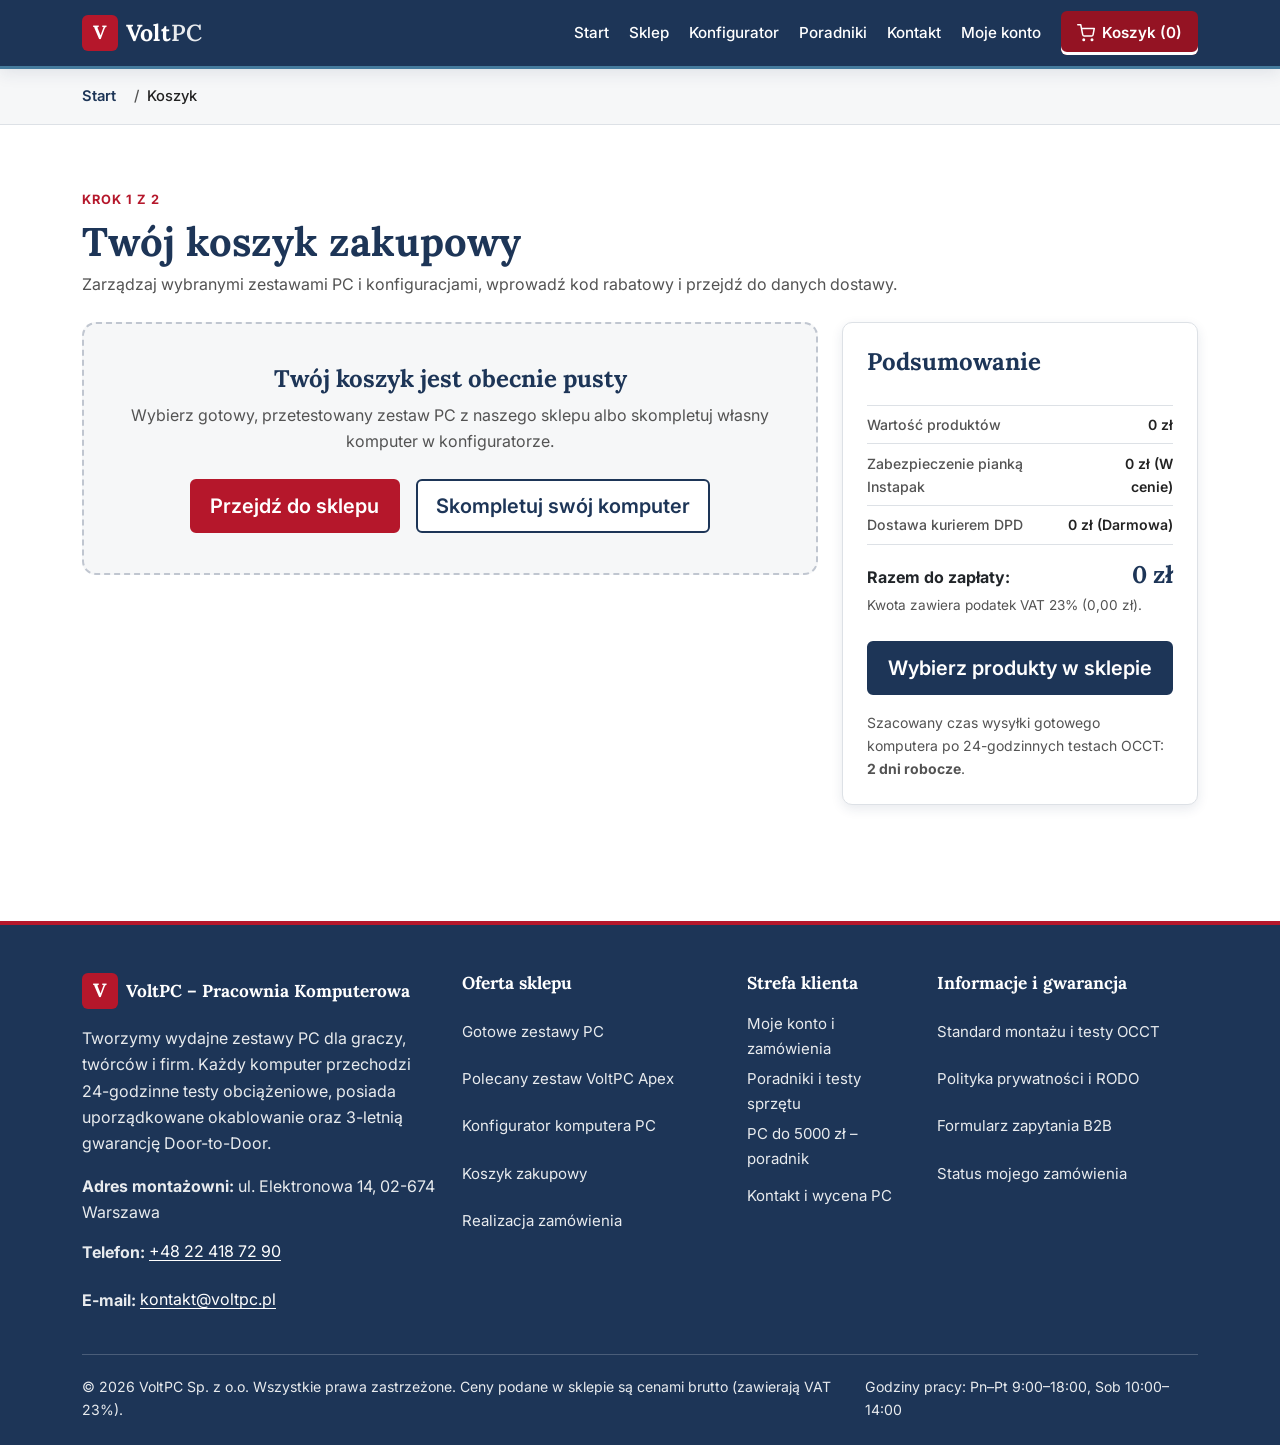
<file: koszyk.html>
<!DOCTYPE html>
<html lang="pl">
<head>
  <meta charset="utf-8">
  <meta name="viewport" content="width=device-width, initial-scale=1">
  <title>Koszyk zakupowy – Podsumowanie zestawu PC | VoltPC</title>
  <meta name="description" content="Sprawdź zawartość swojego koszyka w sklepie VoltPC, wprowadź kod rabatowy i przejdź do bezpiecznej realizacji zamówienia.">
  <meta property="og:type" content="website">
  <meta property="og:locale" content="pl_PL">
  <meta property="og:site_name" content="VoltPC">
  <meta property="og:title" content="Koszyk zakupowy | VoltPC">
  <meta property="og:description" content="Podsumowanie wybranych zestawów komputerowych i usług montażu w sklepie VoltPC.">
  <meta property="og:image" content="https://images.unsplash.com/photo-1658673609646-9c7ba9514b89?auto=format&amp;fit=crop&amp;w=1200&amp;q=80">
  <meta property="og:url" content="https://voltpc.pl/koszyk.html">
  <link rel="preconnect" href="https://fonts.googleapis.com">
  <link rel="preconnect" href="https://fonts.gstatic.com" crossorigin>
  <link href="https://cdn.jsdelivr.net/npm/bootstrap@5.3.3/dist/css/bootstrap.min.css" rel="stylesheet" integrity="sha384-QWTKZyjpPEjISv5WaRU9OFeRpok6YctnYmDr5pNlyT2bRjXh0JMhjY6hW+ALEwIH" crossorigin="anonymous">
  <link rel="stylesheet" href="style.css">
  <script type="application/ld+json">
  {
    "@context": "https://schema.org",
    "@type": "ComputerStore",
    "name": "VoltPC – Koszyk zakupowy",
    "url": "https://voltpc.pl/koszyk.html",
    "image": "https://images.unsplash.com/photo-1658673609646-9c7ba9514b89?auto=format&fit=crop&w=1200&q=80",
    "description": "Koszyk zakupowy sklepu komputerowego VoltPC z gotowymi zestawami PC oraz usługami montażu.",
    "telephone": "+48 22 418 72 90",
    "email": "kontakt@voltpc.pl",
    "address": {
      "@type": "PostalAddress",
      "streetAddress": "ul. Elektronowa 14",
      "addressLocality": "Warszawa",
      "postalCode": "02-674",
      "addressCountry": "PL"
    }
  }
  </script>
</head>
<body>
  <header class="site-header sticky-top">
    <a class="skip-link" href="#tresc-glowna">Przejdź do treści głównej</a>
    <nav class="navbar navbar-expand-lg site-navbar" data-bs-theme="dark" aria-label="Nawigacja główna">
      <div class="container">
        <a class="navbar-brand d-inline-flex align-items-center gap-2" href="index.html">
          <span class="brand-mark" aria-hidden="true">V</span>
          <span>Volt<span class="brand-accent">PC</span></span>
        </a>
        <button class="navbar-toggler" type="button" data-bs-toggle="collapse" data-bs-target="#glowneMenu" aria-controls="glowneMenu" aria-expanded="false" aria-label="Otwórz lub zamknij menu nawigacji">
          <span class="navbar-toggler-icon"></span>
        </button>
        <div class="collapse navbar-collapse" id="glowneMenu">
          <ul class="navbar-nav ms-auto align-items-lg-center gap-lg-1">
            <li class="nav-item">
              <a class="nav-link" href="index.html">Start</a>
            </li>
            <li class="nav-item">
              <a class="nav-link" href="sklep.html">Sklep</a>
            </li>
            <li class="nav-item">
              <a class="nav-link" href="index.html#konfigurator">Konfigurator</a>
            </li>
            <li class="nav-item">
              <a class="nav-link" href="blog.html">Poradniki</a>
            </li>
            <li class="nav-item">
              <a class="nav-link" href="kontakt.html">Kontakt</a>
            </li>
            <li class="nav-item">
              <a class="nav-link" href="konto.html">Moje konto</a>
            </li>
            <li class="nav-item ms-lg-2">
              <a class="nav-link nav-cart-link active" aria-current="page" href="koszyk.html">
                <svg width="18" height="18" viewBox="0 0 24 24" fill="none" stroke="currentColor" stroke-width="2" stroke-linecap="round" stroke-linejoin="round" aria-hidden="true"><circle cx="9" cy="21" r="1"></circle><circle cx="20" cy="21" r="1"></circle><path d="M1 1h4l2.68 13.39a2 2 0 0 0 2 1.61h9.72a2 2 0 0 0 2-1.61L23 6H6"></path></svg>
                <span>Koszyk (<span class="js-cart-count">0</span>)</span>
              </a>
            </li>
          </ul>
        </div>
      </div>
    </nav>
  </header>

  <main id="tresc-glowna">
    <div class="breadcrumb-bar">
      <div class="container">
        <nav aria-label="Ścieżka okruszków">
          <ol class="breadcrumb">
            <li class="breadcrumb-item"><a href="index.html">Start</a></li>
            <li class="breadcrumb-item active" aria-current="page">Koszyk</li>
          </ol>
        </nav>
      </div>
    </div>

    <section class="section-padding">
      <div class="container">
        <div class="mb-4">
          <span class="section-eyebrow">Krok 1 z 2</span>
          <h1 class="mb-1">Twój koszyk zakupowy</h1>
          <p class="text-muted-brand mb-0">Zarządzaj wybranymi zestawami PC i konfiguracjami, wprowadź kod rabatowy i przejdź do danych dostawy.</p>
        </div>

        <div class="row g-4 align-items-start">
          <!-- Lewa kolumna: pusty koszyk lub tabela produktów -->
          <div class="col-12 col-lg-8">
            <div id="koszyk-pusty" class="empty-state-box mb-4">
              <h2 class="h4 mb-2">Twój koszyk jest obecnie pusty</h2>
              <p class="text-muted-brand mb-4">Wybierz gotowy, przetestowany zestaw PC z naszego sklepu albo skompletuj własny komputer w konfiguratorze.</p>
              <div class="d-flex flex-wrap justify-content-center gap-3">
                <a href="sklep.html" class="btn btn-cta btn-lg">Przejdź do sklepu</a>
                <a href="index.html#konfigurator" class="btn btn-outline-brand btn-lg">Skompletuj swój komputer</a>
              </div>
            </div>

            <div id="koszyk-zawartosc" class="d-none">
              <div class="card overflow-hidden mb-4">
                <div class="table-responsive">
                  <table class="table table-brand align-middle">
                    <thead>
                      <tr>
                        <th scope="col">Produkt / Usługa</th>
                        <th scope="col">Cena jedn.</th>
                        <th scope="col">Ilość</th>
                        <th scope="col">Wartość</th>
                        <th scope="col">Akcja</th>
                      </tr>
                    </thead>
                    <tbody id="koszyk-wiersze"></tbody>
                  </table>
                </div>
              </div>

              <!-- Kod rabatowy -->
              <div class="card p-3 p-md-4 mb-4">
                <h2 class="h5 mb-2">Masz kod rabatowy lub voucher?</h2>
                <p class="small text-muted-brand mb-3">Użyj kodu promocyjnego <strong>VOLTPC2026</strong>, aby naliczyć <strong>-5% rabatu</strong> na całe zamówienie.</p>
                <form id="formularz-kuponu" action="koszyk.html#podsumowanie-koszyka" method="get" class="row g-3 align-items-end">
                  <div class="col-12 col-sm-8">
                    <label for="kod-rabatowy" class="form-label">Kod promocyjny</label>
                    <input type="text" id="kod-rabatowy" name="kupon" class="form-control" placeholder="Np. VOLTPC2026">
                  </div>
                  <div class="col-12 col-sm-4 d-grid">
                    <button type="submit" class="btn btn-primary-brand">Zastosuj kod</button>
                  </div>
                </form>
                <div id="komunikat-kuponu" class="d-none mt-3" role="status" aria-live="polite"></div>
              </div>

              <div class="d-flex flex-wrap justify-content-between align-items-center gap-3">
                <div class="d-flex flex-wrap gap-3">
                  <a href="sklep.html" class="btn btn-outline-brand">&larr; Kontynuuj zakupy</a>
                  <a href="index.html#konfigurator" class="btn btn-outline-brand">Dodaj zestaw z konfiguratora</a>
                </div>
                <button type="button" id="wyczysc-koszyk" class="btn btn-outline-danger-brand">Wyczyść koszyk</button>
              </div>
            </div>
          </div>

          <!-- Podsumowanie kosztów -->
          <aside class="col-12 col-lg-4" id="podsumowanie-koszyka" aria-label="Podsumowanie kosztów koszyka">
            <div class="card p-4" aria-live="polite">
              <h2 class="h4 mb-3">Podsumowanie</h2>
              <ul class="spec-list mb-3">
                <li>
                  <span class="spec-key">Wartość produktów</span>
                  <span class="spec-val text-nowrap" id="suma-czesciowa">0 zł</span>
                </li>
                <li id="wiersz-rabatu" class="d-none">
                  <span class="spec-key text-brand-cta">Rabat (VOLTPC2026, -5%)</span>
                  <span class="spec-val text-brand-cta text-nowrap" id="kwota-rabatu">-0 zł</span>
                </li>
                <li>
                  <span class="spec-key">Zabezpieczenie pianką Instapak</span>
                  <span class="spec-val">0 zł (W cenie)</span>
                </li>
                <li>
                  <span class="spec-key">Dostawa kurierem DPD</span>
                  <span class="spec-val">0 zł (Darmowa)</span>
                </li>
              </ul>
              <div class="d-flex justify-content-between align-items-baseline mb-1">
                <span class="fw-bold">Razem do zapłaty:</span>
                <span class="price-tag" id="suma-koncowa">0 zł</span>
              </div>
              <p class="price-note mb-4">Kwota zawiera podatek VAT 23% (<span id="kwota-vat">0,00 zł</span>).</p>

              <div class="d-grid gap-2 mb-3">
                <a href="zamowienie.html" id="przejdz-do-zamowienia" class="btn btn-cta btn-lg d-none">Przejdź do zamówienia</a>
                <a href="sklep.html" id="przejdz-do-sklepu-koszyk" class="btn btn-primary-brand btn-lg">Wybierz produkty w sklepie</a>
              </div>
              <p class="small text-muted-brand mb-0">Szacowany czas wysyłki gotowego komputera po 24-godzinnych testach OCCT: <strong>2 dni robocze</strong>.</p>
            </div>
          </aside>
        </div>
      </div>
    </section>
  </main>

  <footer class="site-footer">
    <div class="container">
      <div class="row g-4">
        <div class="col-12 col-md-6 col-lg-4">
          <p class="footer-heading d-flex align-items-center gap-2">
            <span class="brand-mark" aria-hidden="true">V</span>
            <span>VoltPC – Pracownia Komputerowa</span>
          </p>
          <p class="mb-3">Tworzymy wydajne zestawy PC dla graczy, twórców i firm. Każdy komputer przechodzi 24-godzinne testy obciążeniowe, posiada uporządkowane okablowanie oraz 3-letnią gwarancję Door-to-Door.</p>
          <p class="mb-1"><strong>Adres montażowni:</strong> ul. Elektronowa 14, 02-674 Warszawa</p>
          <p class="mb-1"><strong>Telefon:</strong> <a class="footer-contact-link" href="tel:+48224187290">+48 22 418 72 90</a></p>
          <p class="mb-0"><strong>E-mail:</strong> <a class="footer-contact-link" href="mailto:kontakt@voltpc.pl">kontakt@voltpc.pl</a></p>
        </div>
        <div class="col-12 col-sm-6 col-lg-3">
          <h2 class="footer-heading">Oferta sklepu</h2>
          <ul class="footer-links">
            <li><a href="sklep.html">Gotowe zestawy PC</a></li>
            <li><a href="produkt.html">Polecany zestaw VoltPC Apex</a></li>
            <li><a href="index.html#konfigurator">Konfigurator komputera PC</a></li>
            <li><a href="koszyk.html">Koszyk zakupowy</a></li>
            <li><a href="zamowienie.html">Realizacja zamówienia</a></li>
          </ul>
        </div>
        <div class="col-12 col-sm-6 col-lg-2">
          <h2 class="footer-heading">Strefa klienta</h2>
          <ul class="footer-links">
            <li><a href="konto.html">Moje konto i zamówienia</a></li>
            <li><a href="blog.html">Poradniki i testy sprzętu</a></li>
            <li><a href="single.html">PC do 5000 zł – poradnik</a></li>
            <li><a href="kontakt.html">Kontakt i wycena PC</a></li>
          </ul>
        </div>
        <div class="col-12 col-md-6 col-lg-3">
          <h2 class="footer-heading">Informacje i gwarancja</h2>
          <ul class="footer-links">
            <li><a href="index.html#dlaczego-my">Standard montażu i testy OCCT</a></li>
            <li><a href="polityka-prywatnosci.html">Polityka prywatności i RODO</a></li>
            <li><a href="kontakt.html#formularz-kontaktowy">Formularz zapytania B2B</a></li>
            <li><a href="konto.html#ostatnie-zamowienia">Status mojego zamówienia</a></li>
          </ul>
        </div>
      </div>
      <div class="footer-bottom d-flex flex-column flex-md-row justify-content-between align-items-md-center gap-2">
        <p class="mb-0">&copy; 2026 VoltPC Sp. z o.o. Wszystkie prawa zastrzeżone. Ceny podane w sklepie są cenami brutto (zawierają VAT 23%).</p>
        <p class="mb-0">Godziny pracy: Pn–Pt 9:00–18:00, Sob 10:00–14:00</p>
      </div>
    </div>
  </footer>

  <script src="https://cdn.jsdelivr.net/npm/bootstrap@5.3.3/dist/js/bootstrap.bundle.min.js" integrity="sha384-YvpcrYf0tY3lHB60NNkmXc5s9fDVZLESaAA55NDzOxhy9GkcIdslK1eN7N6jIeHz" crossorigin="anonymous"></script>
  <script src="script.js" defer></script>
</body>
</html>
</file>
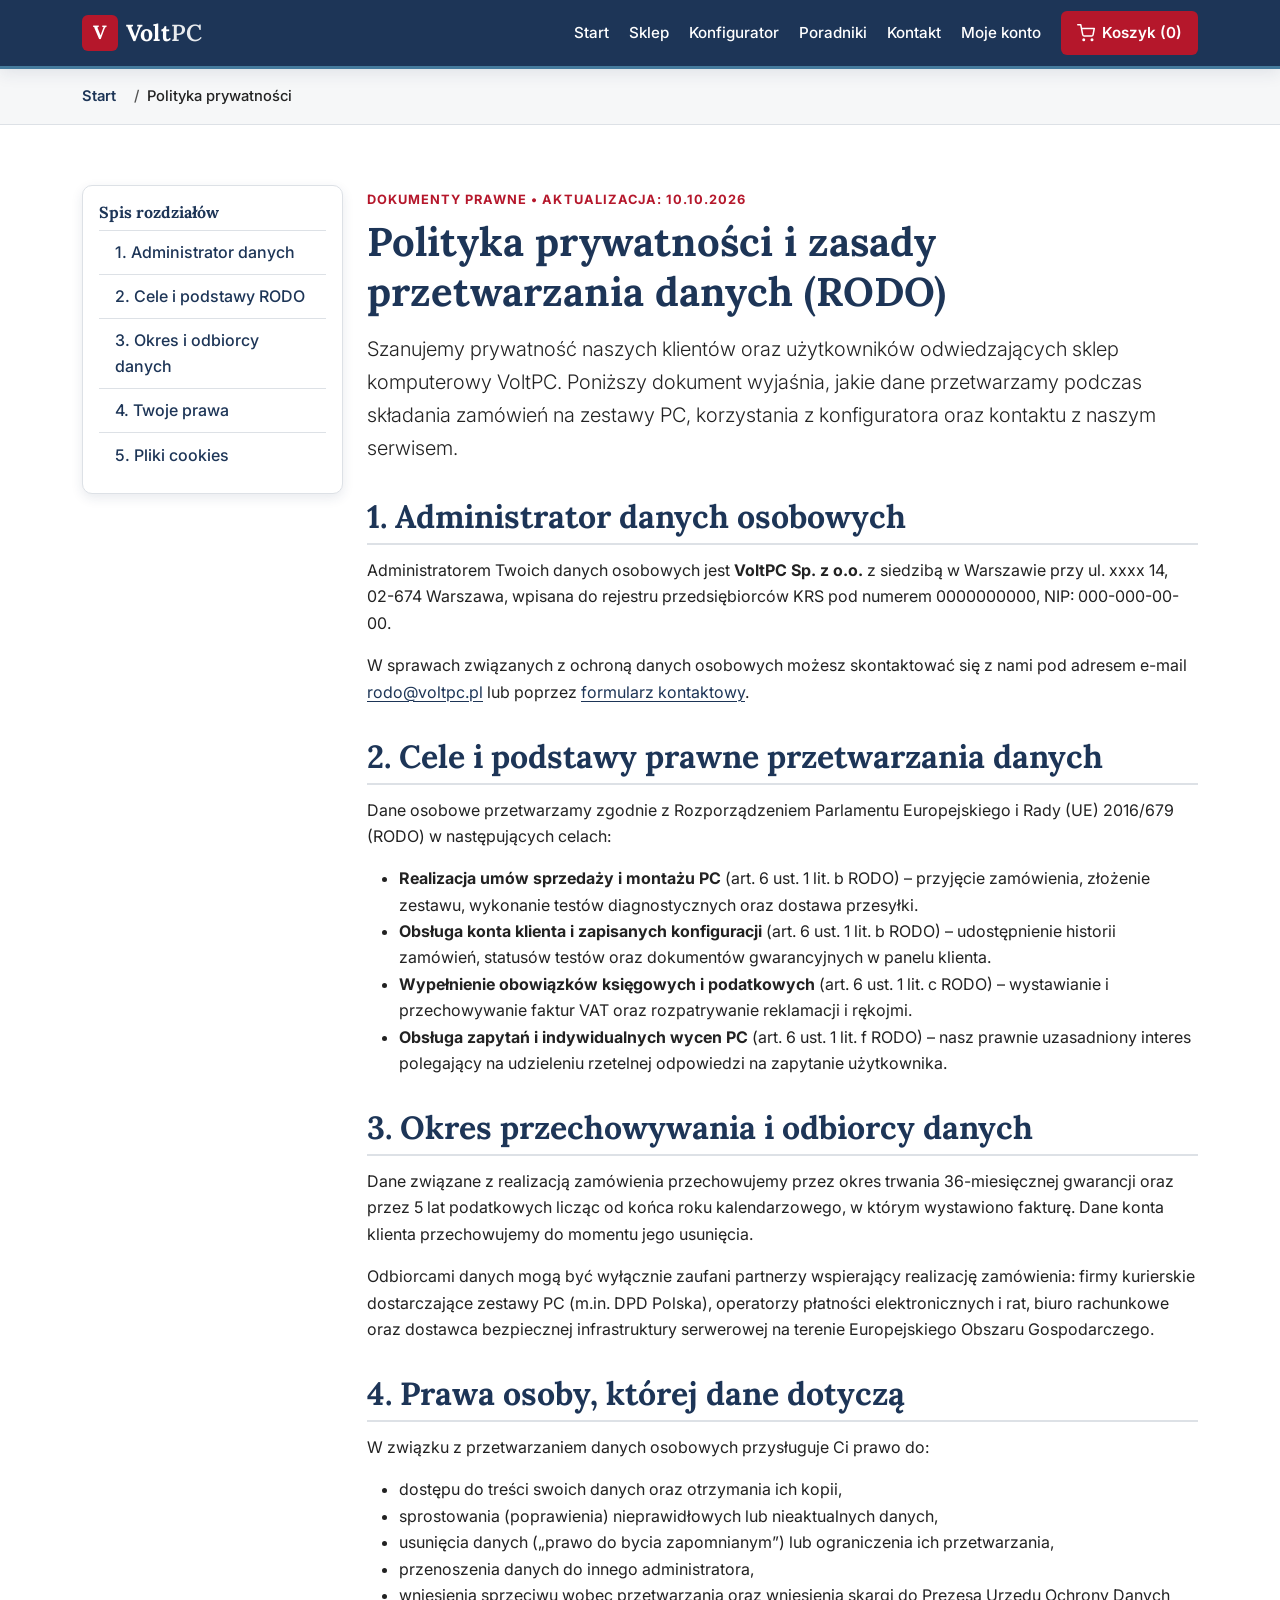
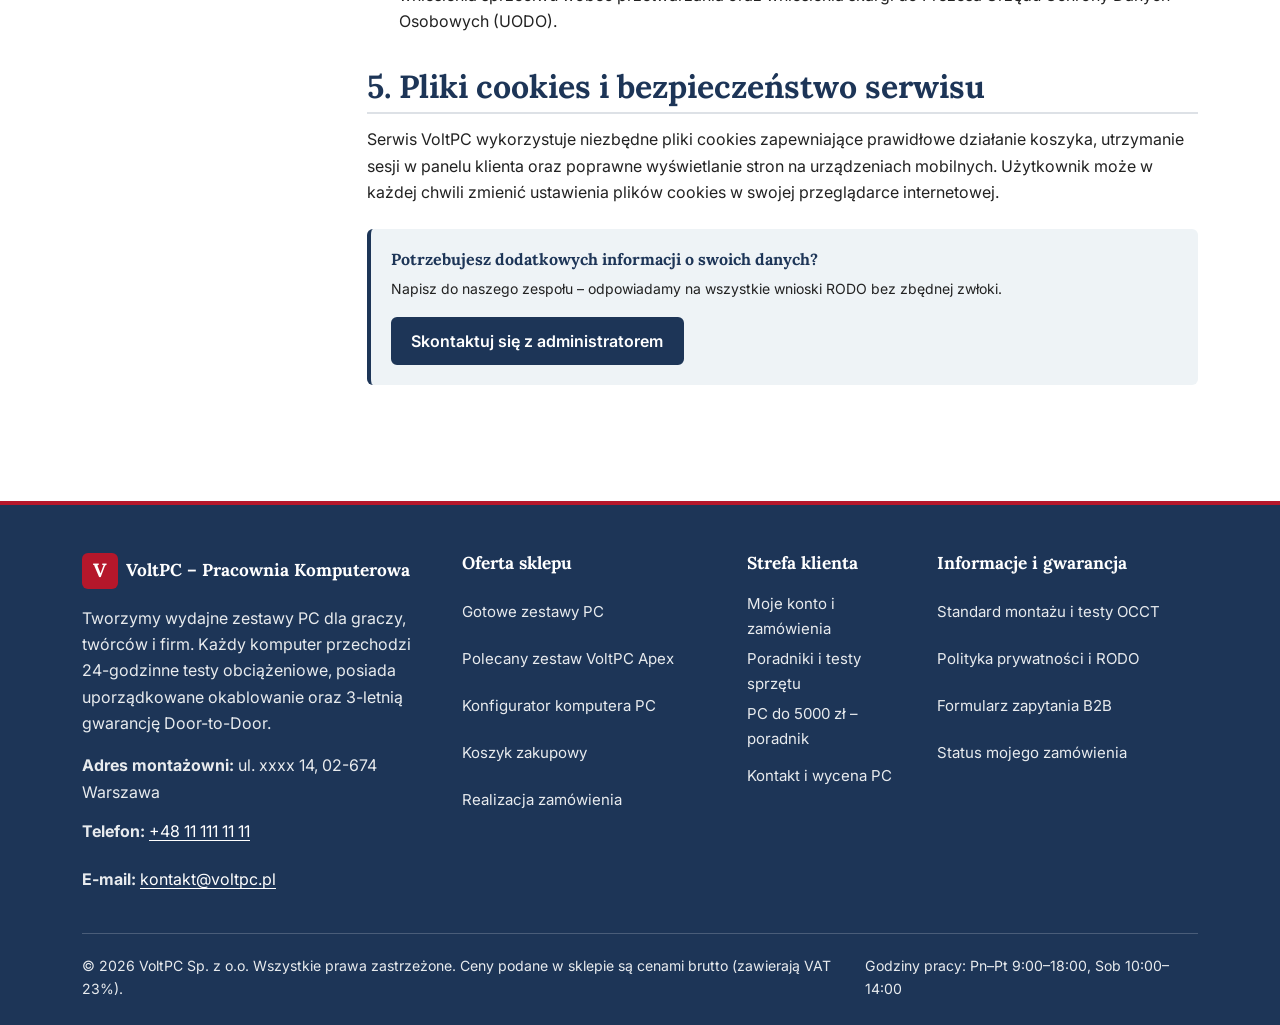
<file: polityka-prywatnosci.html>
<!DOCTYPE html>
<html lang="pl">
<head>
  <meta charset="utf-8">
  <meta name="viewport" content="width=device-width, initial-scale=1">
  <title>Polityka prywatności i RODO | VoltPC</title>
  <meta name="description" content="Zasady przetwarzania danych osobowych (RODO), plików cookies oraz bezpieczeństwa zakupów w sklepie komputerowym VoltPC Sp. z o.o.">
  <meta property="og:type" content="website">
  <meta property="og:locale" content="pl_PL">
  <meta property="og:site_name" content="VoltPC">
  <meta property="og:title" content="Polityka prywatności i RODO | VoltPC">
  <meta property="og:description" content="Informacje o administratorze danych, celach przetwarzania oraz prawach klientów sklepu komputerowego VoltPC.">
  <meta property="og:image" content="https://images.unsplash.com/photo-1518770660439-4636190af475?auto=format&amp;fit=crop&amp;w=1200&amp;q=80">
  <meta property="og:url" content="https://voltpc.pl/polityka-prywatnosci.html">
  <link rel="preconnect" href="https://fonts.googleapis.com">
  <link rel="preconnect" href="https://fonts.gstatic.com" crossorigin>
  <link href="https://cdn.jsdelivr.net/npm/bootstrap@5.3.3/dist/css/bootstrap.min.css" rel="stylesheet" integrity="sha384-QWTKZyjpPEjISv5WaRU9OFeRpok6YctnYmDr5pNlyT2bRjXh0JMhjY6hW+ALEwIH" crossorigin="anonymous">
  <link rel="stylesheet" href="style.css">
  <script type="application/ld+json">
  {
    "@context": "https://schema.org",
    "@type": "ComputerStore",
    "name": "VoltPC – Polityka prywatności",
    "url": "https://voltpc.pl/polityka-prywatnosci.html",
    "image": "https://images.unsplash.com/photo-1518770660439-4636190af475?auto=format&fit=crop&w=1200&q=80",
    "description": "Polityka prywatności, zasady ochrony danych osobowych RODO oraz polityka plików cookies sklepu internetowego VoltPC.",
    "telephone": "+48 11 111 11 11",
    "email": "kontakt@voltpc.pl",
    "address": {
      "@type": "PostalAddress",
      "streetAddress": "ul. xxxx 14",
      "addressLocality": "Warszawa",
      "postalCode": "02-674",
      "addressCountry": "PL"
    }
  }
  </script>
</head>
<body>
  <header class="site-header sticky-top">
    <a class="skip-link" href="#tresc-glowna">Przejdź do treści głównej</a>
    <nav class="navbar navbar-expand-lg site-navbar" data-bs-theme="dark" aria-label="Nawigacja główna">
      <div class="container">
        <a class="navbar-brand d-inline-flex align-items-center gap-2" href="index.html">
          <span class="brand-mark" aria-hidden="true">V</span>
          <span>Volt<span class="brand-accent">PC</span></span>
        </a>
        <button class="navbar-toggler" type="button" data-bs-toggle="collapse" data-bs-target="#glowneMenu" aria-controls="glowneMenu" aria-expanded="false" aria-label="Otwórz lub zamknij menu nawigacji">
          <span class="navbar-toggler-icon"></span>
        </button>
        <div class="collapse navbar-collapse" id="glowneMenu">
          <ul class="navbar-nav ms-auto align-items-lg-center gap-lg-1">
            <li class="nav-item">
              <a class="nav-link" href="index.html">Start</a>
            </li>
            <li class="nav-item">
              <a class="nav-link" href="sklep.html">Sklep</a>
            </li>
            <li class="nav-item">
              <a class="nav-link" href="index.html#konfigurator">Konfigurator</a>
            </li>
            <li class="nav-item">
              <a class="nav-link" href="blog.html">Poradniki</a>
            </li>
            <li class="nav-item">
              <a class="nav-link" href="kontakt.html">Kontakt</a>
            </li>
            <li class="nav-item">
              <a class="nav-link" href="konto.html">Moje konto</a>
            </li>
            <li class="nav-item ms-lg-2">
              <a class="nav-link nav-cart-link" href="koszyk.html">
                <svg width="18" height="18" viewBox="0 0 24 24" fill="none" stroke="currentColor" stroke-width="2" stroke-linecap="round" stroke-linejoin="round" aria-hidden="true"><circle cx="9" cy="21" r="1"></circle><circle cx="20" cy="21" r="1"></circle><path d="M1 1h4l2.68 13.39a2 2 0 0 0 2 1.61h9.72a2 2 0 0 0 2-1.61L23 6H6"></path></svg>
                <span>Koszyk (<span class="js-cart-count">0</span>)</span>
              </a>
            </li>
          </ul>
        </div>
      </div>
    </nav>
  </header>

  <main id="tresc-glowna">
    <div class="breadcrumb-bar">
      <div class="container">
        <nav aria-label="Ścieżka okruszków">
          <ol class="breadcrumb">
            <li class="breadcrumb-item"><a href="index.html">Start</a></li>
            <li class="breadcrumb-item active" aria-current="page">Polityka prywatności</li>
          </ol>
        </nav>
      </div>
    </div>

    <section class="section-padding">
      <div class="container">
        <div class="row g-4 align-items-start">
          <aside class="col-12 col-lg-3" aria-label="Spis treści polityki prywatności">
            <div class="card p-3">
              <h2 class="h6 mb-2">Spis rozdziałów</h2>
              <div class="list-group list-group-flush">
                <a href="#administrator" class="list-group-item list-group-item-action">1. Administrator danych</a>
                <a href="#cele-przetwarzania" class="list-group-item list-group-item-action">2. Cele i podstawy RODO</a>
                <a href="#okres-i-odbiorcy" class="list-group-item list-group-item-action">3. Okres i odbiorcy danych</a>
                <a href="#prawa-klienta" class="list-group-item list-group-item-action">4. Twoje prawa</a>
                <a href="#pliki-cookies" class="list-group-item list-group-item-action">5. Pliki cookies</a>
              </div>
            </div>
          </aside>

          <div class="col-12 col-lg-9 article-body">
            <span class="section-eyebrow">Dokumenty prawne • Aktualizacja: 10.10.2026</span>
            <h1 class="mb-3">Polityka prywatności i zasady przetwarzania danych (RODO)</h1>
            <p class="lead">Szanujemy prywatność naszych klientów oraz użytkowników odwiedzających sklep komputerowy VoltPC. Poniższy dokument wyjaśnia, jakie dane przetwarzamy podczas składania zamówień na zestawy PC, korzystania z konfiguratora oraz kontaktu z naszym serwisem.</p>

            <section id="administrator">
              <h2>1. Administrator danych osobowych</h2>
              <p>Administratorem Twoich danych osobowych jest <strong>VoltPC Sp. z o.o.</strong> z siedzibą w Warszawie przy ul. xxxx 14, 02-674 Warszawa, wpisana do rejestru przedsiębiorców KRS pod numerem 0000000000, NIP: 000-000-00-00.</p>
              <p>W sprawach związanych z ochroną danych osobowych możesz skontaktować się z nami pod adresem e-mail <a href="mailto:rodo@voltpc.pl">rodo@voltpc.pl</a> lub poprzez <a href="kontakt.html#formularz-kontaktowy">formularz kontaktowy</a>.</p>
            </section>

            <section id="cele-przetwarzania">
              <h2>2. Cele i podstawy prawne przetwarzania danych</h2>
              <p>Dane osobowe przetwarzamy zgodnie z Rozporządzeniem Parlamentu Europejskiego i Rady (UE) 2016/679 (RODO) w następujących celach:</p>
              <ul>
                <li><strong>Realizacja umów sprzedaży i montażu PC</strong> (art. 6 ust. 1 lit. b RODO) – przyjęcie zamówienia, złożenie zestawu, wykonanie testów diagnostycznych oraz dostawa przesyłki.</li>
                <li><strong>Obsługa konta klienta i zapisanych konfiguracji</strong> (art. 6 ust. 1 lit. b RODO) – udostępnienie historii zamówień, statusów testów oraz dokumentów gwarancyjnych w panelu klienta.</li>
                <li><strong>Wypełnienie obowiązków księgowych i podatkowych</strong> (art. 6 ust. 1 lit. c RODO) – wystawianie i przechowywanie faktur VAT oraz rozpatrywanie reklamacji i rękojmi.</li>
                <li><strong>Obsługa zapytań i indywidualnych wycen PC</strong> (art. 6 ust. 1 lit. f RODO) – nasz prawnie uzasadniony interes polegający na udzieleniu rzetelnej odpowiedzi na zapytanie użytkownika.</li>
              </ul>
            </section>

            <section id="okres-i-odbiorcy">
              <h2>3. Okres przechowywania i odbiorcy danych</h2>
              <p>Dane związane z realizacją zamówienia przechowujemy przez okres trwania 36-miesięcznej gwarancji oraz przez 5 lat podatkowych licząc od końca roku kalendarzowego, w którym wystawiono fakturę. Dane konta klienta przechowujemy do momentu jego usunięcia.</p>
              <p>Odbiorcami danych mogą być wyłącznie zaufani partnerzy wspierający realizację zamówienia: firmy kurierskie dostarczające zestawy PC (m.in. DPD Polska), operatorzy płatności elektronicznych i rat, biuro rachunkowe oraz dostawca bezpiecznej infrastruktury serwerowej na terenie Europejskiego Obszaru Gospodarczego.</p>
            </section>

            <section id="prawa-klienta">
              <h2>4. Prawa osoby, której dane dotyczą</h2>
              <p>W związku z przetwarzaniem danych osobowych przysługuje Ci prawo do:</p>
              <ul>
                <li>dostępu do treści swoich danych oraz otrzymania ich kopii,</li>
                <li>sprostowania (poprawienia) nieprawidłowych lub nieaktualnych danych,</li>
                <li>usunięcia danych („prawo do bycia zapomnianym”) lub ograniczenia ich przetwarzania,</li>
                <li>przenoszenia danych do innego administratora,</li>
                <li>wniesienia sprzeciwu wobec przetwarzania oraz wniesienia skargi do Prezesa Urzędu Ochrony Danych Osobowych (UODO).</li>
              </ul>
            </section>

            <section id="pliki-cookies">
              <h2>5. Pliki cookies i bezpieczeństwo serwisu</h2>
              <p>Serwis VoltPC wykorzystuje niezbędne pliki cookies zapewniające prawidłowe działanie koszyka, utrzymanie sesji w panelu klienta oraz poprawne wyświetlanie stron na urządzeniach mobilnych. Użytkownik może w każdej chwili zmienić ustawienia plików cookies w swojej przeglądarce internetowej.</p>
              <div class="callout-box mt-4">
                <h3 class="h6 mb-2">Potrzebujesz dodatkowych informacji o swoich danych?</h3>
                <p class="small mb-3">Napisz do naszego zespołu – odpowiadamy na wszystkie wnioski RODO bez zbędnej zwłoki.</p>
                <a href="kontakt.html#formularz-kontaktowy" class="btn btn-primary-brand">Skontaktuj się z administratorem</a>
              </div>
            </section>
          </div>
        </div>
      </div>
    </section>
  </main>

  <footer class="site-footer">
    <div class="container">
      <div class="row g-4">
        <div class="col-12 col-md-6 col-lg-4">
          <p class="footer-heading d-flex align-items-center gap-2">
            <span class="brand-mark" aria-hidden="true">V</span>
            <span>VoltPC – Pracownia Komputerowa</span>
          </p>
          <p class="mb-3">Tworzymy wydajne zestawy PC dla graczy, twórców i firm. Każdy komputer przechodzi 24-godzinne testy obciążeniowe, posiada uporządkowane okablowanie oraz 3-letnią gwarancję Door-to-Door.</p>
          <p class="mb-1"><strong>Adres montażowni:</strong> ul. xxxx 14, 02-674 Warszawa</p>
          <p class="mb-1"><strong>Telefon:</strong> <a class="footer-contact-link" href="tel:+48224187290">+48 11 111 11 11</a></p>
          <p class="mb-0"><strong>E-mail:</strong> <a class="footer-contact-link" href="mailto:kontakt@voltpc.pl">kontakt@voltpc.pl</a></p>
        </div>
        <div class="col-12 col-sm-6 col-lg-3">
          <h2 class="footer-heading">Oferta sklepu</h2>
          <ul class="footer-links">
            <li><a href="sklep.html">Gotowe zestawy PC</a></li>
            <li><a href="produkt.html">Polecany zestaw VoltPC Apex</a></li>
            <li><a href="index.html#konfigurator">Konfigurator komputera PC</a></li>
            <li><a href="koszyk.html">Koszyk zakupowy</a></li>
            <li><a href="zamowienie.html">Realizacja zamówienia</a></li>
          </ul>
        </div>
        <div class="col-12 col-sm-6 col-lg-2">
          <h2 class="footer-heading">Strefa klienta</h2>
          <ul class="footer-links">
            <li><a href="konto.html">Moje konto i zamówienia</a></li>
            <li><a href="blog.html">Poradniki i testy sprzętu</a></li>
            <li><a href="single.html">PC do 5000 zł – poradnik</a></li>
            <li><a href="kontakt.html">Kontakt i wycena PC</a></li>
          </ul>
        </div>
        <div class="col-12 col-md-6 col-lg-3">
          <h2 class="footer-heading">Informacje i gwarancja</h2>
          <ul class="footer-links">
            <li><a href="index.html#dlaczego-my">Standard montażu i testy OCCT</a></li>
            <li><a href="polityka-prywatnosci.html">Polityka prywatności i RODO</a></li>
            <li><a href="kontakt.html#formularz-kontaktowy">Formularz zapytania B2B</a></li>
            <li><a href="konto.html#ostatnie-zamowienia">Status mojego zamówienia</a></li>
          </ul>
        </div>
      </div>
      <div class="footer-bottom d-flex flex-column flex-md-row justify-content-between align-items-md-center gap-2">
        <p class="mb-0">&copy; 2026 VoltPC Sp. z o.o. Wszystkie prawa zastrzeżone. Ceny podane w sklepie są cenami brutto (zawierają VAT 23%).</p>
        <p class="mb-0">Godziny pracy: Pn–Pt 9:00–18:00, Sob 10:00–14:00</p>
      </div>
    </div>
  </footer>

  <script src="https://cdn.jsdelivr.net/npm/bootstrap@5.3.3/dist/js/bootstrap.bundle.min.js" integrity="sha384-YvpcrYf0tY3lHB60NNkmXc5s9fDVZLESaAA55NDzOxhy9GkcIdslK1eN7N6jIeHz" crossorigin="anonymous"></script>
  <script src="script.js" defer></script>
</body>
</html>
</file>
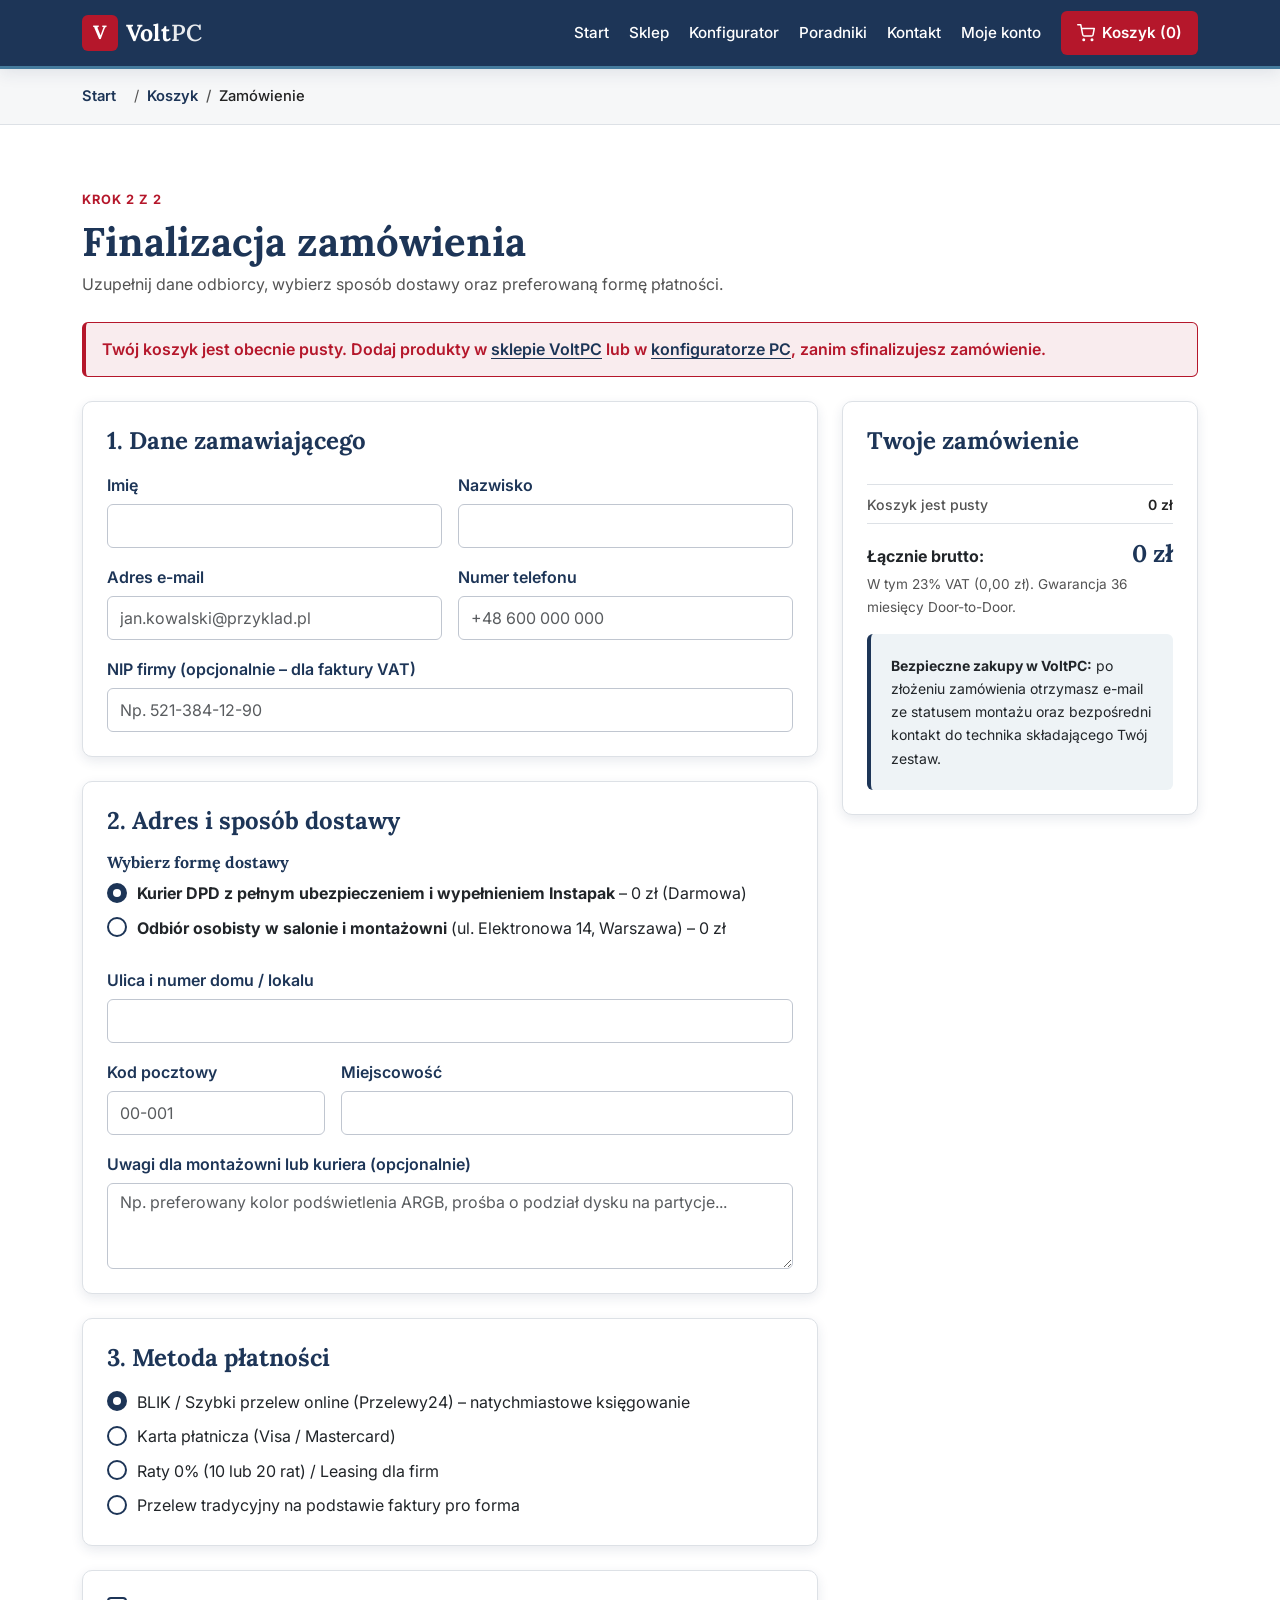
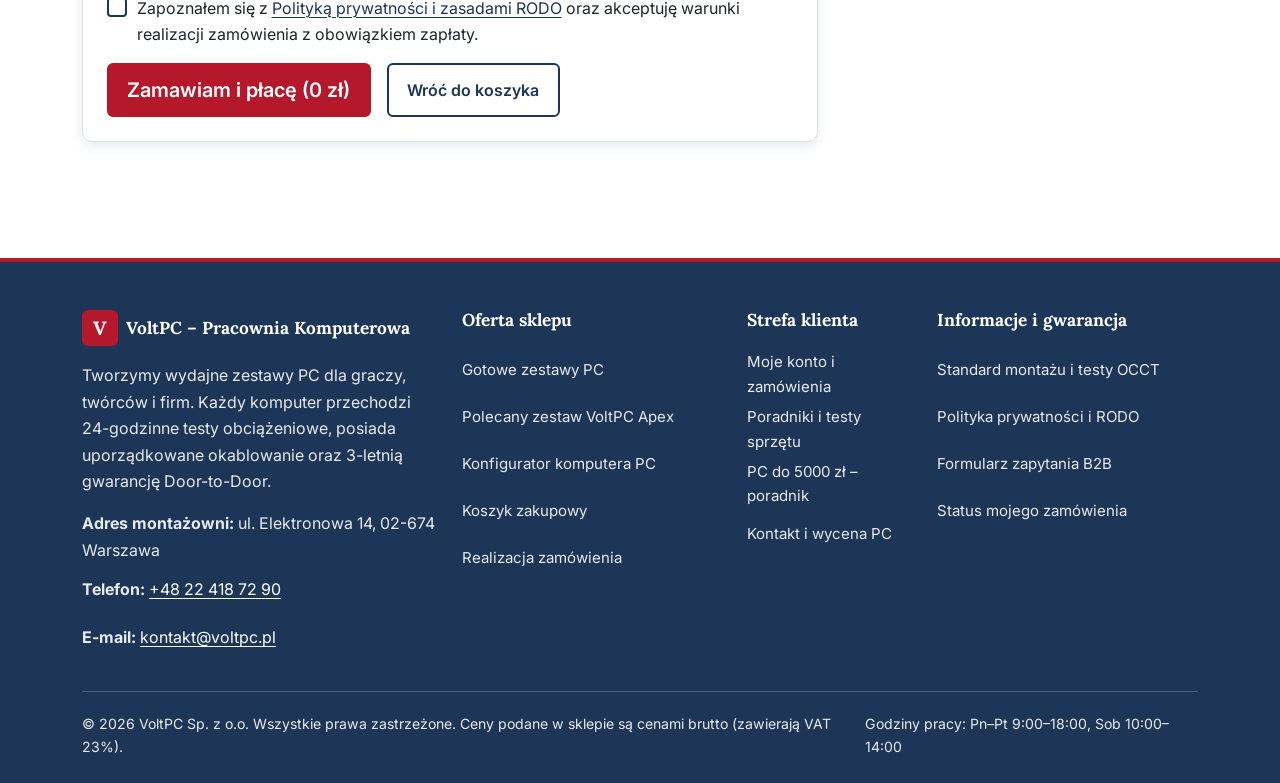
<file: zamowienie.html>
<!DOCTYPE html>
<html lang="pl">
<head>
  <meta charset="utf-8">
  <meta name="viewport" content="width=device-width, initial-scale=1">
  <title>Finalizacja zamówienia – Dostawa i płatność | VoltPC</title>
  <meta name="description" content="Podaj dane zamawiającego, wybierz bezpieczną dostawę kurierem lub odbiór osobisty w Warszawie oraz metodę płatności za Twój komputer PC.">
  <meta property="og:type" content="website">
  <meta property="og:locale" content="pl_PL">
  <meta property="og:site_name" content="VoltPC">
  <meta property="og:title" content="Finalizacja zamówienia | VoltPC">
  <meta property="og:description" content="Bezpieczne składanie zamówienia na gotowy komputer PC i konfiguracje własne w sklepie VoltPC.">
  <meta property="og:image" content="https://images.unsplash.com/photo-1587202372775-e229f172b9d7?auto=format&amp;fit=crop&amp;w=1200&amp;q=80">
  <meta property="og:url" content="https://voltpc.pl/zamowienie.html">
  <link rel="preconnect" href="https://fonts.googleapis.com">
  <link rel="preconnect" href="https://fonts.gstatic.com" crossorigin>
  <link href="https://cdn.jsdelivr.net/npm/bootstrap@5.3.3/dist/css/bootstrap.min.css" rel="stylesheet" integrity="sha384-QWTKZyjpPEjISv5WaRU9OFeRpok6YctnYmDr5pNlyT2bRjXh0JMhjY6hW+ALEwIH" crossorigin="anonymous">
  <link rel="stylesheet" href="style.css">
  <script type="application/ld+json">
  {
    "@context": "https://schema.org",
    "@type": "ComputerStore",
    "name": "VoltPC – Realizacja zamówienia",
    "url": "https://voltpc.pl/zamowienie.html",
    "image": "https://images.unsplash.com/photo-1587202372775-e229f172b9d7?auto=format&fit=crop&w=1200&q=80",
    "description": "Formularz zamówienia, wyboru dostawy i płatności w sklepie komputerowym VoltPC.",
    "telephone": "+48 22 418 72 90",
    "email": "kontakt@voltpc.pl",
    "address": {
      "@type": "PostalAddress",
      "streetAddress": "ul. Elektronowa 14",
      "addressLocality": "Warszawa",
      "postalCode": "02-674",
      "addressCountry": "PL"
    }
  }
  </script>
</head>
<body>
  <header class="site-header sticky-top">
    <a class="skip-link" href="#tresc-glowna">Przejdź do treści głównej</a>
    <nav class="navbar navbar-expand-lg site-navbar" data-bs-theme="dark" aria-label="Nawigacja główna">
      <div class="container">
        <a class="navbar-brand d-inline-flex align-items-center gap-2" href="index.html">
          <span class="brand-mark" aria-hidden="true">V</span>
          <span>Volt<span class="brand-accent">PC</span></span>
        </a>
        <button class="navbar-toggler" type="button" data-bs-toggle="collapse" data-bs-target="#glowneMenu" aria-controls="glowneMenu" aria-expanded="false" aria-label="Otwórz lub zamknij menu nawigacji">
          <span class="navbar-toggler-icon"></span>
        </button>
        <div class="collapse navbar-collapse" id="glowneMenu">
          <ul class="navbar-nav ms-auto align-items-lg-center gap-lg-1">
            <li class="nav-item">
              <a class="nav-link" href="index.html">Start</a>
            </li>
            <li class="nav-item">
              <a class="nav-link" href="sklep.html">Sklep</a>
            </li>
            <li class="nav-item">
              <a class="nav-link" href="index.html#konfigurator">Konfigurator</a>
            </li>
            <li class="nav-item">
              <a class="nav-link" href="blog.html">Poradniki</a>
            </li>
            <li class="nav-item">
              <a class="nav-link" href="kontakt.html">Kontakt</a>
            </li>
            <li class="nav-item">
              <a class="nav-link" href="konto.html">Moje konto</a>
            </li>
            <li class="nav-item ms-lg-2">
              <a class="nav-link nav-cart-link" href="koszyk.html">
                <svg width="18" height="18" viewBox="0 0 24 24" fill="none" stroke="currentColor" stroke-width="2" stroke-linecap="round" stroke-linejoin="round" aria-hidden="true"><circle cx="9" cy="21" r="1"></circle><circle cx="20" cy="21" r="1"></circle><path d="M1 1h4l2.68 13.39a2 2 0 0 0 2 1.61h9.72a2 2 0 0 0 2-1.61L23 6H6"></path></svg>
                <span>Koszyk (<span class="js-cart-count">0</span>)</span>
              </a>
            </li>
          </ul>
        </div>
      </div>
    </nav>
  </header>

  <main id="tresc-glowna">
    <div class="breadcrumb-bar">
      <div class="container">
        <nav aria-label="Ścieżka okruszków">
          <ol class="breadcrumb">
            <li class="breadcrumb-item"><a href="index.html">Start</a></li>
            <li class="breadcrumb-item"><a href="koszyk.html">Koszyk</a></li>
            <li class="breadcrumb-item active" aria-current="page">Zamówienie</li>
          </ol>
        </nav>
      </div>
    </div>

    <section class="section-padding">
      <div class="container">
        <div class="mb-4">
          <span class="section-eyebrow">Krok 2 z 2</span>
          <h1 class="mb-1">Finalizacja zamówienia</h1>
          <p class="text-muted-brand mb-0">Uzupełnij dane odbiorcy, wybierz sposób dostawy oraz preferowaną formę płatności.</p>
        </div>

        <div id="zamowienie-pusty-koszyk" class="status-banner-error d-none mb-4" role="status">
          Twój koszyk jest obecnie pusty. Dodaj produkty w <a href="sklep.html">sklepie VoltPC</a> lub w <a href="index.html#konfigurator">konfiguratorze PC</a>, zanim sfinalizujesz zamówienie.
        </div>

        <div class="row g-4 align-items-start">
          <!-- Formularz zamówienia -->
          <div class="col-12 col-lg-8">
            <form id="formularz-zamowienia" action="konto.html#ostatnie-zamowienia" method="get">
              <!-- Dane zamawiającego -->
              <div class="card p-3 p-md-4 mb-4">
                <h2 class="h4 mb-3">1. Dane zamawiającego</h2>
                <div class="row g-3">
                  <div class="col-12 col-md-6">
                    <label for="zam-imie" class="form-label">Imię</label>
                    <input type="text" id="zam-imie" name="imie" class="form-control" autocomplete="given-name" required>
                  </div>
                  <div class="col-12 col-md-6">
                    <label for="zam-nazwisko" class="form-label">Nazwisko</label>
                    <input type="text" id="zam-nazwisko" name="nazwisko" class="form-control" autocomplete="family-name" required>
                  </div>
                  <div class="col-12 col-md-6">
                    <label for="zam-email" class="form-label">Adres e-mail</label>
                    <input type="email" id="zam-email" name="email" class="form-control" autocomplete="email" placeholder="jan.kowalski@przyklad.pl" required>
                  </div>
                  <div class="col-12 col-md-6">
                    <label for="zam-telefon" class="form-label">Numer telefonu</label>
                    <input type="tel" id="zam-telefon" name="telefon" class="form-control" autocomplete="tel" placeholder="+48 600 000 000" required>
                  </div>
                  <div class="col-12">
                    <label for="zam-nip" class="form-label">NIP firmy (opcjonalnie – dla faktury VAT)</label>
                    <input type="text" id="zam-nip" name="nip" class="form-control" placeholder="Np. 521-384-12-90">
                  </div>
                </div>
              </div>

              <!-- Adres i sposób dostawy -->
              <div class="card p-3 p-md-4 mb-4">
                <h2 class="h4 mb-3">2. Adres i sposób dostawy</h2>
                <fieldset class="mb-4">
                  <legend class="h6 mb-2">Wybierz formę dostawy</legend>
                  <div class="form-check mb-2">
                    <input class="form-check-input" type="radio" name="dostawa" id="dostawa-kurier" value="kurier" checked>
                    <label class="form-check-label" for="dostawa-kurier">
                      <strong>Kurier DPD z pełnym ubezpieczeniem i wypełnieniem Instapak</strong> – 0 zł (Darmowa)
                    </label>
                  </div>
                  <div class="form-check">
                    <input class="form-check-input" type="radio" name="dostawa" id="dostawa-odbior" value="odbior">
                    <label class="form-check-label" for="dostawa-odbior">
                      <strong>Odbiór osobisty w salonie i montażowni</strong> (ul. Elektronowa 14, Warszawa) – 0 zł
                    </label>
                  </div>
                </fieldset>

                <div class="row g-3">
                  <div class="col-12">
                    <label for="zam-ulica" class="form-label">Ulica i numer domu / lokalu</label>
                    <input type="text" id="zam-ulica" name="ulica" class="form-control" autocomplete="street-address" required>
                  </div>
                  <div class="col-12 col-sm-4">
                    <label for="zam-kod" class="form-label">Kod pocztowy</label>
                    <input type="text" id="zam-kod" name="kod_pocztowy" class="form-control" autocomplete="postal-code" placeholder="00-001" required>
                  </div>
                  <div class="col-12 col-sm-8">
                    <label for="zam-miasto" class="form-label">Miejscowość</label>
                    <input type="text" id="zam-miasto" name="miasto" class="form-control" autocomplete="address-level2" required>
                  </div>
                  <div class="col-12">
                    <label for="zam-uwagi" class="form-label">Uwagi dla montażowni lub kuriera (opcjonalnie)</label>
                    <textarea id="zam-uwagi" name="uwagi" class="form-control" rows="3" placeholder="Np. preferowany kolor podświetlenia ARGB, prośba o podział dysku na partycje..."></textarea>
                  </div>
                </div>
              </div>

              <!-- Metoda płatności -->
              <div class="card p-3 p-md-4 mb-4">
                <h2 class="h4 mb-3">3. Metoda płatności</h2>
                <fieldset>
                  <legend class="visually-hidden">Wybierz metodę płatności</legend>
                  <div class="form-check mb-2">
                    <input class="form-check-input" type="radio" name="platnosc" id="platnosc-blik" value="blik" checked>
                    <label class="form-check-label" for="platnosc-blik">BLIK / Szybki przelew online (Przelewy24) – natychmiastowe księgowanie</label>
                  </div>
                  <div class="form-check mb-2">
                    <input class="form-check-input" type="radio" name="platnosc" id="platnosc-karta" value="karta">
                    <label class="form-check-label" for="platnosc-karta">Karta płatnicza (Visa / Mastercard)</label>
                  </div>
                  <div class="form-check mb-2">
                    <input class="form-check-input" type="radio" name="platnosc" id="platnosc-raty" value="raty">
                    <label class="form-check-label" for="platnosc-raty">Raty 0% (10 lub 20 rat) / Leasing dla firm</label>
                  </div>
                  <div class="form-check">
                    <input class="form-check-input" type="radio" name="platnosc" id="platnosc-przelew" value="przelew">
                    <label class="form-check-label" for="platnosc-przelew">Przelew tradycyjny na podstawie faktury pro forma</label>
                  </div>
                </fieldset>
              </div>

              <!-- Zgody i potwierdzenie -->
              <div class="card p-3 p-md-4">
                <div class="form-check mb-3">
                  <input class="form-check-input" type="checkbox" id="zgoda-rodo" name="zgoda_rodo" required>
                  <label class="form-check-label" for="zgoda-rodo">
                    Zapoznałem się z <a href="polityka-prywatnosci.html">Polityką prywatności i zasadami RODO</a> oraz akceptuję warunki realizacji zamówienia z obowiązkiem zapłaty.
                  </label>
                </div>
                <div class="d-flex flex-wrap gap-3">
                  <button type="submit" id="przycisk-zamow" class="btn btn-cta btn-lg">Zamawiam i płacę (0 zł)</button>
                  <a href="koszyk.html" class="btn btn-outline-brand">Wróć do koszyka</a>
                </div>
              </div>
            </form>
          </div>

          <!-- Kolumna boczna: podsumowanie zamówienia -->
          <aside class="col-12 col-lg-4" id="podsumowanie-zamowienia" aria-label="Podsumowanie zamówienia">
            <div class="card p-4" aria-live="polite">
              <h2 class="h4 mb-3">Twoje zamówienie</h2>
              <ul class="spec-list mb-3" id="zamowienie-lista">
                <li>
                  <span class="spec-key">Koszyk jest pusty</span>
                  <span class="spec-val">0 zł</span>
                </li>
              </ul>
              <div class="d-flex justify-content-between align-items-baseline mb-1">
                <span class="fw-bold">Łącznie brutto:</span>
                <span class="price-tag" id="zamowienie-suma">0 zł</span>
              </div>
              <p class="price-note mb-3">W tym 23% VAT (<span id="zamowienie-vat">0,00 zł</span>). Gwarancja 36 miesięcy Door-to-Door.</p>
              <div class="callout-box small">
                <strong>Bezpieczne zakupy w VoltPC:</strong> po złożeniu zamówienia otrzymasz e-mail ze statusem montażu oraz bezpośredni kontakt do technika składającego Twój zestaw.
              </div>
            </div>
          </aside>
        </div>
      </div>
    </section>
  </main>

  <footer class="site-footer">
    <div class="container">
      <div class="row g-4">
        <div class="col-12 col-md-6 col-lg-4">
          <p class="footer-heading d-flex align-items-center gap-2">
            <span class="brand-mark" aria-hidden="true">V</span>
            <span>VoltPC – Pracownia Komputerowa</span>
          </p>
          <p class="mb-3">Tworzymy wydajne zestawy PC dla graczy, twórców i firm. Każdy komputer przechodzi 24-godzinne testy obciążeniowe, posiada uporządkowane okablowanie oraz 3-letnią gwarancję Door-to-Door.</p>
          <p class="mb-1"><strong>Adres montażowni:</strong> ul. Elektronowa 14, 02-674 Warszawa</p>
          <p class="mb-1"><strong>Telefon:</strong> <a class="footer-contact-link" href="tel:+48224187290">+48 22 418 72 90</a></p>
          <p class="mb-0"><strong>E-mail:</strong> <a class="footer-contact-link" href="mailto:kontakt@voltpc.pl">kontakt@voltpc.pl</a></p>
        </div>
        <div class="col-12 col-sm-6 col-lg-3">
          <h2 class="footer-heading">Oferta sklepu</h2>
          <ul class="footer-links">
            <li><a href="sklep.html">Gotowe zestawy PC</a></li>
            <li><a href="produkt.html">Polecany zestaw VoltPC Apex</a></li>
            <li><a href="index.html#konfigurator">Konfigurator komputera PC</a></li>
            <li><a href="koszyk.html">Koszyk zakupowy</a></li>
            <li><a href="zamowienie.html">Realizacja zamówienia</a></li>
          </ul>
        </div>
        <div class="col-12 col-sm-6 col-lg-2">
          <h2 class="footer-heading">Strefa klienta</h2>
          <ul class="footer-links">
            <li><a href="konto.html">Moje konto i zamówienia</a></li>
            <li><a href="blog.html">Poradniki i testy sprzętu</a></li>
            <li><a href="single.html">PC do 5000 zł – poradnik</a></li>
            <li><a href="kontakt.html">Kontakt i wycena PC</a></li>
          </ul>
        </div>
        <div class="col-12 col-md-6 col-lg-3">
          <h2 class="footer-heading">Informacje i gwarancja</h2>
          <ul class="footer-links">
            <li><a href="index.html#dlaczego-my">Standard montażu i testy OCCT</a></li>
            <li><a href="polityka-prywatnosci.html">Polityka prywatności i RODO</a></li>
            <li><a href="kontakt.html#formularz-kontaktowy">Formularz zapytania B2B</a></li>
            <li><a href="konto.html#ostatnie-zamowienia">Status mojego zamówienia</a></li>
          </ul>
        </div>
      </div>
      <div class="footer-bottom d-flex flex-column flex-md-row justify-content-between align-items-md-center gap-2">
        <p class="mb-0">&copy; 2026 VoltPC Sp. z o.o. Wszystkie prawa zastrzeżone. Ceny podane w sklepie są cenami brutto (zawierają VAT 23%).</p>
        <p class="mb-0">Godziny pracy: Pn–Pt 9:00–18:00, Sob 10:00–14:00</p>
      </div>
    </div>
  </footer>

  <script src="https://cdn.jsdelivr.net/npm/bootstrap@5.3.3/dist/js/bootstrap.bundle.min.js" integrity="sha384-YvpcrYf0tY3lHB60NNkmXc5s9fDVZLESaAA55NDzOxhy9GkcIdslK1eN7N6jIeHz" crossorigin="anonymous"></script>
  <script src="script.js" defer></script>
</body>
</html>
</file>
<file: style.css>
@import url('https://fonts.googleapis.com/css2?family=Inter:wght@400;500;600;700&family=Lora:wght@600;700&display=swap');

:root {
  --color-primary: #1d3557;
  --color-secondary: #457b9d;
  --color-cta: #b5172b;
  --color-text: #222222;

  --color-surface: color-mix(in srgb, var(--color-primary) 4%, #fff);
  --color-surface-alt: color-mix(in srgb, var(--color-secondary) 9%, #fff);
  --color-surface-cta: color-mix(in srgb, var(--color-cta) 8%, #fff);
  --color-border: color-mix(in srgb, var(--color-primary) 15%, #fff);
  --color-border-strong: color-mix(in srgb, var(--color-primary) 28%, #fff);
  --color-muted: color-mix(in srgb, var(--color-text) 78%, #fff);
  --color-primary-dark: color-mix(in srgb, var(--color-primary) 78%, #000);
  --color-secondary-dark: color-mix(in srgb, var(--color-secondary) 72%, #000);
  --color-cta-hover: color-mix(in srgb, var(--color-cta) 82%, #000);
  --color-footer-text: color-mix(in srgb, #fff 90%, var(--color-primary));
  --color-shadow: color-mix(in srgb, var(--color-primary) 10%, transparent);
  --color-shadow-strong: color-mix(in srgb, var(--color-primary) 20%, transparent);

  --font-heading: "Lora", Georgia, serif;
  --font-body: "Inter", -apple-system, BlinkMacSystemFont, "Segoe UI", sans-serif;
  --radius-sm: 0.375rem;
  --radius-md: 0.625rem;
  --radius-lg: 0.875rem;
}

/* ==========================================================================
   Podstawy i typografia
   ========================================================================== */
html {
  scroll-behavior: smooth;
  overflow-x: clip;
}

body {
  font-family: var(--font-body);
  color: var(--color-text);
  background-color: #fff;
  line-height: 1.65;
  overflow-x: clip;
  display: flex;
  flex-direction: column;
  min-height: 100vh;
}

main {
  flex: 1 0 auto;
}

main section[id],
main div[id] {
  scroll-margin-top: 5.5rem;
}

h1, h2, h3, h4, h5, h6,
.h1, .h2, .h3, .h4, .h5, .h6 {
  font-family: var(--font-heading);
  color: var(--color-primary);
  font-weight: 700;
  line-height: 1.25;
}

a {
  color: var(--color-primary);
  text-decoration-thickness: 1px;
  text-underline-offset: 0.2em;
  transition: color 0.18s ease, background-color 0.18s ease, border-color 0.18s ease;
}

a:hover {
  color: var(--color-cta);
}

a:focus-visible,
button:focus-visible,
input:focus-visible,
select:focus-visible,
textarea:focus-visible {
  outline: 3px solid var(--color-cta);
  outline-offset: 2px;
}

img {
  max-width: 100%;
  height: auto;
}

.text-muted-brand {
  color: var(--color-muted);
}

.text-brand-primary {
  color: var(--color-primary);
}

.text-brand-cta {
  color: var(--color-cta);
}

/* Link pomijania nawigacji (dostępność) */
.skip-link {
  position: absolute;
  left: -9999px;
  top: 0;
  z-index: 2000;
  background-color: var(--color-cta);
  color: #fff;
  padding: 0.75rem 1.25rem;
  font-weight: 600;
  text-decoration: none;
  min-height: 44px;
  min-width: 44px;
}

.skip-link:focus {
  left: 0.75rem;
  top: 0.75rem;
  color: #fff;
  border-radius: var(--radius-sm);
}

/* ==========================================================================
   Komponent Bootstrap 1: Nawigacja (.navbar)
   ========================================================================== */
.site-navbar {
  background-color: var(--color-primary);
  border-bottom: 3px solid var(--color-secondary);
  padding-top: 0.55rem;
  padding-bottom: 0.55rem;
  box-shadow: 0 4px 16px var(--color-shadow);
}

.site-navbar .navbar-brand {
  font-family: var(--font-heading);
  font-size: 1.45rem;
  font-weight: 700;
  color: #fff;
  min-height: 44px;
  min-width: 44px;
  text-decoration: none;
  letter-spacing: 0.01em;
}

.site-navbar .navbar-brand:hover,
.site-navbar .navbar-brand:focus {
  color: #fff;
}

.brand-mark {
  display: inline-flex;
  align-items: center;
  justify-content: center;
  width: 36px;
  height: 36px;
  border-radius: var(--radius-sm);
  background-color: var(--color-cta);
  color: #fff;
  font-family: var(--font-heading);
  font-weight: 700;
  font-size: 1.2rem;
}

.brand-accent {
  color: var(--color-footer-text);
  font-weight: 600;
}

.site-navbar .navbar-toggler {
  min-width: 44px;
  min-height: 44px;
  border: 2px solid #fff;
  border-radius: var(--radius-sm);
  padding: 0.45rem 0.65rem;
}

.site-navbar .nav-link {
  color: #fff;
  font-weight: 500;
  font-size: 0.95rem;
  min-width: 44px;
  min-height: 44px;
  padding: 0.6rem 0.85rem;
  border-radius: var(--radius-sm);
  display: inline-flex;
  align-items: center;
  gap: 0.45rem;
  text-decoration: none;
}

.site-navbar .nav-link:hover,
.site-navbar .nav-link:focus {
  background-color: var(--color-secondary);
  color: #fff;
}

.site-navbar .nav-link.active {
  background-color: var(--color-secondary);
  color: #fff;
  font-weight: 700;
  box-shadow: inset 0 -3px 0 #fff;
}

.site-navbar .nav-link.nav-cart-link {
  background-color: var(--color-cta);
  color: #fff;
  font-weight: 600;
  padding-left: 1rem;
  padding-right: 1rem;
}

.site-navbar .nav-link.nav-cart-link:hover,
.site-navbar .nav-link.nav-cart-link:focus {
  background-color: var(--color-cta-hover);
  color: #fff;
}

.site-navbar .nav-link.nav-cart-link.active {
  background-color: var(--color-cta-hover);
  box-shadow: inset 0 -3px 0 #fff;
}

/* ==========================================================================
   Komponent Bootstrap 2: Przyciski (.btn) – gwarancja 44x44 px
   ========================================================================== */
.btn {
  min-width: 44px;
  min-height: 44px;
  display: inline-flex;
  align-items: center;
  justify-content: center;
  gap: 0.5rem;
  font-weight: 600;
  border-radius: var(--radius-sm);
  padding: 0.625rem 1.15rem;
  text-decoration: none;
  transition: background-color 0.18s ease, border-color 0.18s ease, color 0.18s ease, transform 0.15s ease, box-shadow 0.18s ease;
}

.btn:hover {
  transform: translateY(-1px);
}

.btn-cta {
  background-color: var(--color-cta);
  border: 2px solid var(--color-cta);
  color: #fff;
}

.btn-cta:hover,
.btn-cta:focus,
.btn-cta:active {
  background-color: var(--color-cta-hover);
  border-color: var(--color-cta-hover);
  color: #fff;
  box-shadow: 0 6px 14px var(--color-shadow-strong);
}

.btn-primary-brand {
  background-color: var(--color-primary);
  border: 2px solid var(--color-primary);
  color: #fff;
}

.btn-primary-brand:hover,
.btn-primary-brand:focus,
.btn-primary-brand:active {
  background-color: var(--color-primary-dark);
  border-color: var(--color-primary-dark);
  color: #fff;
  box-shadow: 0 6px 14px var(--color-shadow);
}

.btn-secondary-brand {
  background-color: var(--color-secondary);
  border: 2px solid var(--color-secondary);
  color: #fff;
}

.btn-secondary-brand:hover,
.btn-secondary-brand:focus,
.btn-secondary-brand:active {
  background-color: var(--color-secondary-dark);
  border-color: var(--color-secondary-dark);
  color: #fff;
}

.btn-outline-brand {
  background-color: #fff;
  border: 2px solid var(--color-primary);
  color: var(--color-primary);
}

.btn-outline-brand:hover,
.btn-outline-brand:focus,
.btn-outline-brand:active {
  background-color: var(--color-primary);
  border-color: var(--color-primary);
  color: #fff;
}

.btn-outline-danger-brand {
  background-color: #fff;
  border: 2px solid var(--color-cta);
  color: var(--color-cta);
}

.btn-outline-danger-brand:hover,
.btn-outline-danger-brand:focus,
.btn-outline-danger-brand:active {
  background-color: var(--color-cta);
  border-color: var(--color-cta);
  color: #fff;
}

.btn-outline-light-brand {
  background-color: transparent;
  border: 2px solid #fff;
  color: #fff;
}

.btn-outline-light-brand:hover,
.btn-outline-light-brand:focus,
.btn-outline-light-brand:active {
  background-color: #fff;
  border-color: #fff;
  color: var(--color-primary);
}

/* ==========================================================================
   Sekcje ogólne i Hero
   ========================================================================== */
.hero-section {
  background: linear-gradient(135deg, var(--color-primary) 0%, var(--color-primary-dark) 62%, var(--color-secondary-dark) 100%);
  color: #fff;
  padding: 3.75rem 0;
  border-bottom: 4px solid var(--color-cta);
}

.hero-section h1,
.hero-section .h2,
.hero-section h2 {
  color: #fff;
}

.hero-lead {
  color: var(--color-footer-text);
  font-size: 1.08rem;
  max-width: 58ch;
}

.hero-showcase-card {
  background-color: #fff;
  color: var(--color-text);
  border-radius: var(--radius-lg);
  overflow: hidden;
  border: 2px solid var(--color-secondary);
  box-shadow: 0 18px 36px var(--color-shadow-strong);
}

.hero-showcase-card h2,
.hero-showcase-card h3,
.hero-showcase-card .h5 {
  color: var(--color-primary);
}

.hero-showcase-card img {
  width: 100%;
  aspect-ratio: 16 / 10;
  object-fit: cover;
  display: block;
}

.section-surface {
  background-color: var(--color-surface);
  border-top: 1px solid var(--color-border);
  border-bottom: 1px solid var(--color-border);
}

.section-padding {
  padding: 3.75rem 0;
}

.section-eyebrow {
  display: inline-block;
  font-size: 0.8rem;
  font-weight: 700;
  text-transform: uppercase;
  letter-spacing: 0.08em;
  color: var(--color-cta);
  margin-bottom: 0.45rem;
}

.trust-strip {
  background-color: var(--color-surface);
  border-bottom: 1px solid var(--color-border);
  padding: 1.65rem 0;
}

.trust-item {
  display: flex;
  align-items: flex-start;
  gap: 0.9rem;
}

.trust-icon {
  flex: 0 0 44px;
  width: 44px;
  height: 44px;
  border-radius: var(--radius-sm);
  background-color: var(--color-primary);
  color: #fff;
  display: inline-flex;
  align-items: center;
  justify-content: center;
}

/* ==========================================================================
   Komponent Bootstrap 3: Karty (.card) – estetyka sklepu PC
   ========================================================================== */
.card {
  border: 1px solid var(--color-border);
  border-radius: var(--radius-md);
  background-color: #fff;
  box-shadow: 0 4px 12px var(--color-shadow);
  transition: transform 0.2s ease, box-shadow 0.2s ease, border-color 0.2s ease;
}

.product-card:hover,
.blog-card:hover,
.feature-card:hover {
  transform: translateY(-4px);
  border-color: var(--color-secondary);
  box-shadow: 0 14px 28px var(--color-shadow-strong);
}

.product-card .card-img-top,
.blog-card .card-img-top {
  width: 100%;
  aspect-ratio: 16 / 10;
  object-fit: cover;
  border-top-left-radius: calc(var(--radius-md) - 1px);
  border-top-right-radius: calc(var(--radius-md) - 1px);
  border-bottom: 1px solid var(--color-border);
}

.product-card .card-body,
.blog-card .card-body {
  padding: 1.25rem;
}

.product-card .card-title,
.blog-card .card-title {
  margin-bottom: 0.5rem;
  min-height: 2.5em;
}

.card-footer-cta {
  margin-top: auto;
  padding-top: 1rem;
  border-top: 2px solid var(--color-surface-alt);
}

.card-header-brand {
  background-color: var(--color-primary);
  color: #fff;
  font-family: var(--font-heading);
  font-weight: 700;
  padding: 0.9rem 1.25rem;
  border-bottom: 2px solid var(--color-secondary);
}

.spec-list {
  list-style: none;
  padding: 0;
  margin: 0.75rem 0 1rem;
  border-top: 1px solid var(--color-border);
}

.spec-list li {
  display: flex;
  justify-content: space-between;
  align-items: baseline;
  gap: 0.75rem;
  padding: 0.45rem 0;
  border-bottom: 1px solid var(--color-border);
  font-size: 0.88rem;
}

.spec-list .spec-key {
  color: var(--color-muted);
  font-weight: 500;
}

.spec-list .spec-val {
  color: var(--color-text);
  font-weight: 600;
  text-align: right;
}

.price-tag {
  font-family: var(--font-heading);
  font-size: 1.5rem;
  font-weight: 700;
  color: var(--color-primary);
  line-height: 1.2;
  white-space: nowrap;
}

.price-tag-lg {
  font-family: var(--font-heading);
  font-size: 2rem;
  font-weight: 700;
  color: var(--color-primary);
  white-space: nowrap;
}

.price-note {
  font-size: 0.85rem;
  color: var(--color-muted);
}

/* ==========================================================================
   Komponent Bootstrap 4: Etykiety (.badge) – kontrast WCAG AA
   ========================================================================== */
.badge {
  font-weight: 600;
  padding: 0.45em 0.75em;
  border-radius: var(--radius-sm);
  font-size: 0.78rem;
  letter-spacing: 0.02em;
}

.badge-brand {
  background-color: var(--color-primary);
  color: #fff;
}

.badge-secondary-brand {
  background-color: var(--color-secondary);
  color: #fff;
}

.badge-cta {
  background-color: var(--color-cta);
  color: #fff;
}

.badge-soft {
  background-color: var(--color-surface-alt);
  color: var(--color-primary);
  border: 1px solid var(--color-border);
}

/* ==========================================================================
   Komponent Bootstrap 5: Okruszki (.breadcrumb)
   ========================================================================== */
.breadcrumb-bar {
  background-color: var(--color-surface);
  border-bottom: 1px solid var(--color-border);
  padding: 0.35rem 0;
}

.breadcrumb {
  margin-bottom: 0;
  font-size: 0.92rem;
  align-items: center;
}

.breadcrumb-item a {
  color: var(--color-primary);
  font-weight: 600;
  text-decoration: none;
  display: inline-flex;
  align-items: center;
  min-height: 44px;
  min-width: 44px;
}

.breadcrumb-item a:hover {
  color: var(--color-cta);
  text-decoration: underline;
}

.breadcrumb-item.active {
  color: var(--color-text);
  font-weight: 500;
  display: inline-flex;
  align-items: center;
  min-height: 44px;
}

.breadcrumb-item + .breadcrumb-item::before {
  color: var(--color-muted);
  display: inline-flex;
  align-items: center;
  min-height: 44px;
}

/* ==========================================================================
   Komponent Bootstrap 6: Tabele (.table)
   ========================================================================== */
.table-brand {
  margin-bottom: 0;
  border-color: var(--color-border);
  color: var(--color-text);
}

.table-brand thead th {
  background-color: var(--color-primary);
  color: #fff;
  font-family: var(--font-body);
  font-weight: 600;
  border-color: var(--color-primary);
  padding: 0.9rem 1rem;
  vertical-align: middle;
  white-space: nowrap;
}

.table-brand tbody td,
.table-brand tbody th {
  padding: 0.9rem 1rem;
  vertical-align: middle;
  border-color: var(--color-border);
}

.table-brand.table-striped > tbody > tr:nth-of-type(odd) > * {
  background-color: var(--color-surface);
  color: var(--color-text);
}

.table-brand tbody tr:hover > * {
  background-color: var(--color-surface-alt);
}

.cart-thumb {
  width: 72px;
  height: 54px;
  min-width: 72px;
  object-fit: cover;
  border-radius: var(--radius-sm);
  border: 1px solid var(--color-border);
}

.qty-input {
  width: 5.25rem;
  min-width: 5.25rem;
}

/* ==========================================================================
   Komponent Bootstrap 7: Paginacja (.pagination) – min. 44x44 px
   ========================================================================== */
.pagination {
  gap: 0.35rem;
  flex-wrap: wrap;
}

.pagination .page-link {
  min-width: 44px;
  min-height: 44px;
  display: inline-flex;
  align-items: center;
  justify-content: center;
  color: var(--color-primary);
  background-color: #fff;
  border: 1px solid var(--color-border-strong);
  border-radius: var(--radius-sm);
  font-weight: 600;
  padding: 0.5rem 0.85rem;
}

.pagination .page-link:hover,
.pagination .page-link:focus {
  background-color: var(--color-surface-alt);
  border-color: var(--color-secondary);
  color: var(--color-primary);
}

.pagination .page-item.active .page-link {
  background-color: var(--color-primary);
  border-color: var(--color-primary);
  color: #fff;
}

/* ==========================================================================
   Komponent Bootstrap 8: Formularze, Zakładki (.nav-tabs), Akordeon
   ========================================================================== */
.form-label {
  font-weight: 600;
  color: var(--color-primary);
  margin-bottom: 0.35rem;
}

.form-control,
.form-select {
  min-height: 44px;
  border: 1px solid var(--color-border-strong);
  border-radius: var(--radius-sm);
  color: var(--color-text);
  background-color: #fff;
}

.form-control:focus,
.form-select:focus {
  border-color: var(--color-secondary);
  box-shadow: 0 0 0 0.2rem color-mix(in srgb, var(--color-secondary) 25%, transparent);
}

.form-check-input {
  width: 1.25rem;
  height: 1.25rem;
  margin-top: 0.15rem;
  border: 2px solid var(--color-primary);
}

.form-check-input:checked {
  background-color: var(--color-primary);
  border-color: var(--color-primary);
}

.form-check-label {
  padding-left: 0.35rem;
}

.filter-fieldset {
  padding-bottom: 1rem;
  margin-bottom: 1rem;
  border-bottom: 1px solid var(--color-border);
}

.filter-fieldset:last-of-type {
  border-bottom: 0;
  padding-bottom: 0;
}

.nav-tabs {
  border-bottom: 2px solid var(--color-border);
  gap: 0.25rem;
}

.nav-tabs .nav-link {
  min-width: 44px;
  min-height: 44px;
  display: inline-flex;
  align-items: center;
  justify-content: center;
  color: var(--color-primary);
  font-weight: 600;
  border: 1px solid transparent;
  border-top-left-radius: var(--radius-sm);
  border-top-right-radius: var(--radius-sm);
  padding: 0.6rem 1.1rem;
}

.nav-tabs .nav-link:hover {
  border-color: var(--color-border);
  background-color: var(--color-surface);
  color: var(--color-primary);
}

.nav-tabs .nav-link.active {
  color: #fff;
  background-color: var(--color-primary);
  border-color: var(--color-primary);
}

.accordion-item {
  border: 1px solid var(--color-border);
  border-radius: var(--radius-sm);
  overflow: hidden;
  margin-bottom: 0.65rem;
}

.accordion-button {
  min-height: 48px;
  font-weight: 600;
  color: var(--color-primary);
  background-color: #fff;
}

.accordion-button:not(.collapsed) {
  color: #fff;
  background-color: var(--color-primary);
  box-shadow: none;
}

.accordion-button:not(.collapsed)::after {
  filter: brightness(0) invert(1);
}

.accordion-button:focus {
  border-color: var(--color-secondary);
  box-shadow: 0 0 0 0.2rem color-mix(in srgb, var(--color-secondary) 25%, transparent);
}

.list-group-item-action {
  min-height: 44px;
  display: flex;
  align-items: center;
  justify-content: space-between;
  color: var(--color-primary);
  font-weight: 500;
  border-color: var(--color-border);
}

.list-group-item-action:hover,
.list-group-item-action:focus {
  background-color: var(--color-surface-alt);
  color: var(--color-primary);
}

.list-group-item-action.active {
  background-color: var(--color-primary);
  border-color: var(--color-primary);
  color: #fff;
}

/* ==========================================================================
   Komunikaty statusu, Koszyk, Produkt, Konfigurator, Blog, 404
   ========================================================================== */
.status-banner {
  background-color: var(--color-surface-alt);
  border: 1px solid var(--color-secondary);
  border-left: 4px solid var(--color-primary);
  color: var(--color-primary);
  border-radius: var(--radius-sm);
  padding: 0.85rem 1rem;
  font-weight: 500;
}

.status-banner-error {
  background-color: var(--color-surface-cta);
  border: 1px solid var(--color-cta);
  border-left: 4px solid var(--color-cta);
  color: var(--color-cta);
  border-radius: var(--radius-sm);
  padding: 0.85rem 1rem;
  font-weight: 600;
}

.empty-state-box {
  background-color: var(--color-surface);
  border: 2px dashed var(--color-border-strong);
  border-radius: var(--radius-lg);
  padding: 2.5rem 1.5rem;
  text-align: center;
}

.product-main-image {
  width: 100%;
  aspect-ratio: 4 / 3;
  object-fit: cover;
  border-radius: var(--radius-md);
  border: 1px solid var(--color-border);
}

.product-thumb {
  width: 100%;
  aspect-ratio: 16 / 10;
  object-fit: cover;
  border-radius: var(--radius-sm);
  border: 2px solid var(--color-border);
}

.product-thumb-active {
  border-color: var(--color-cta);
}

.configurator-box {
  background-color: #fff;
  border: 2px solid var(--color-border-strong);
  border-radius: var(--radius-lg);
  box-shadow: 0 12px 30px var(--color-shadow);
}

.config-summary-panel {
  background-color: var(--color-primary);
  color: #fff;
  border-radius: var(--radius-md);
  padding: 1.5rem;
  border: 1px solid var(--color-secondary);
  box-shadow: 0 10px 24px var(--color-shadow-strong);
}

.config-summary-panel h2,
.config-summary-panel h3 {
  color: #fff;
}

.config-price-box {
  background-color: var(--color-primary-dark);
  border: 1px solid var(--color-secondary);
  border-radius: var(--radius-sm);
  padding: 1rem;
  margin-bottom: 1rem;
}

.config-price-display {
  font-family: var(--font-heading);
  font-size: 2rem;
  font-weight: 700;
  color: #fff;
  line-height: 1.15;
  white-space: nowrap;
}

.config-summary-meta {
  color: var(--color-footer-text);
  font-size: 0.86rem;
}

.article-featured-img {
  width: 100%;
  aspect-ratio: 16 / 9;
  object-fit: cover;
  border-radius: var(--radius-md);
  border: 1px solid var(--color-border);
}

.article-body h2 {
  margin-top: 2rem;
  margin-bottom: 0.75rem;
  padding-bottom: 0.35rem;
  border-bottom: 2px solid var(--color-border);
}

.callout-box {
  background-color: var(--color-surface-alt);
  border-left: 4px solid var(--color-primary);
  border-radius: var(--radius-sm);
  padding: 1.25rem;
}

.error-code-display {
  font-family: var(--font-heading);
  font-size: clamp(4rem, 12vw, 6.5rem);
  font-weight: 700;
  line-height: 1;
  color: var(--color-cta);
}

.map-frame {
  border: 0;
  border-radius: var(--radius-md);
}

/* ==========================================================================
   Stopka (.site-footer) – identyczna na wszystkich 11 stronach
   ========================================================================== */
.site-footer {
  background-color: var(--color-primary);
  color: var(--color-footer-text);
  border-top: 4px solid var(--color-cta);
  padding-top: 3rem;
  padding-bottom: 1.5rem;
  margin-top: 3.5rem;
}

.site-footer h2,
.site-footer .footer-heading {
  font-family: var(--font-heading);
  color: #fff;
  font-size: 1.08rem;
  font-weight: 700;
  margin-bottom: 1rem;
}

.footer-links {
  list-style: none;
  padding: 0;
  margin: 0;
}

.footer-links li {
  margin-bottom: 0.2rem;
}

.footer-links a {
  color: var(--color-footer-text);
  text-decoration: none;
  display: inline-flex;
  align-items: center;
  min-height: 44px;
  font-size: 0.94rem;
}

.footer-links a:hover,
.footer-links a:focus {
  color: #fff;
  text-decoration: underline;
}

.footer-contact-link {
  color: #fff;
  text-decoration: underline;
  display: inline-flex;
  align-items: center;
  min-height: 44px;
}

.footer-contact-link:hover,
.footer-contact-link:focus {
  color: var(--color-footer-text);
}

.footer-bottom {
  border-top: 1px solid color-mix(in srgb, #fff 20%, var(--color-primary));
  margin-top: 2rem;
  padding-top: 1.25rem;
  font-size: 0.88rem;
}

/* ==========================================================================
   Responsywność (360px / 768px / 1280px)
   ========================================================================== */
@media (max-width: 991.98px) {
  .site-navbar .navbar-collapse {
    padding-top: 0.75rem;
  }

  .site-navbar .nav-link {
    width: 100%;
    justify-content: flex-start;
    margin-bottom: 0.25rem;
  }

  .site-navbar .nav-link.nav-cart-link {
    justify-content: center;
    margin-top: 0.35rem;
  }
}

@media (max-width: 575.98px) {
  .hero-section {
    padding: 2.25rem 0;
  }

  .section-padding {
    padding: 2.5rem 0;
  }

  .price-tag {
    font-size: 1.35rem;
  }

  .price-tag-lg,
  .config-price-display {
    font-size: 1.65rem;
  }

  .product-card .card-title,
  .blog-card .card-title {
    min-height: auto;
  }
}
</file>
